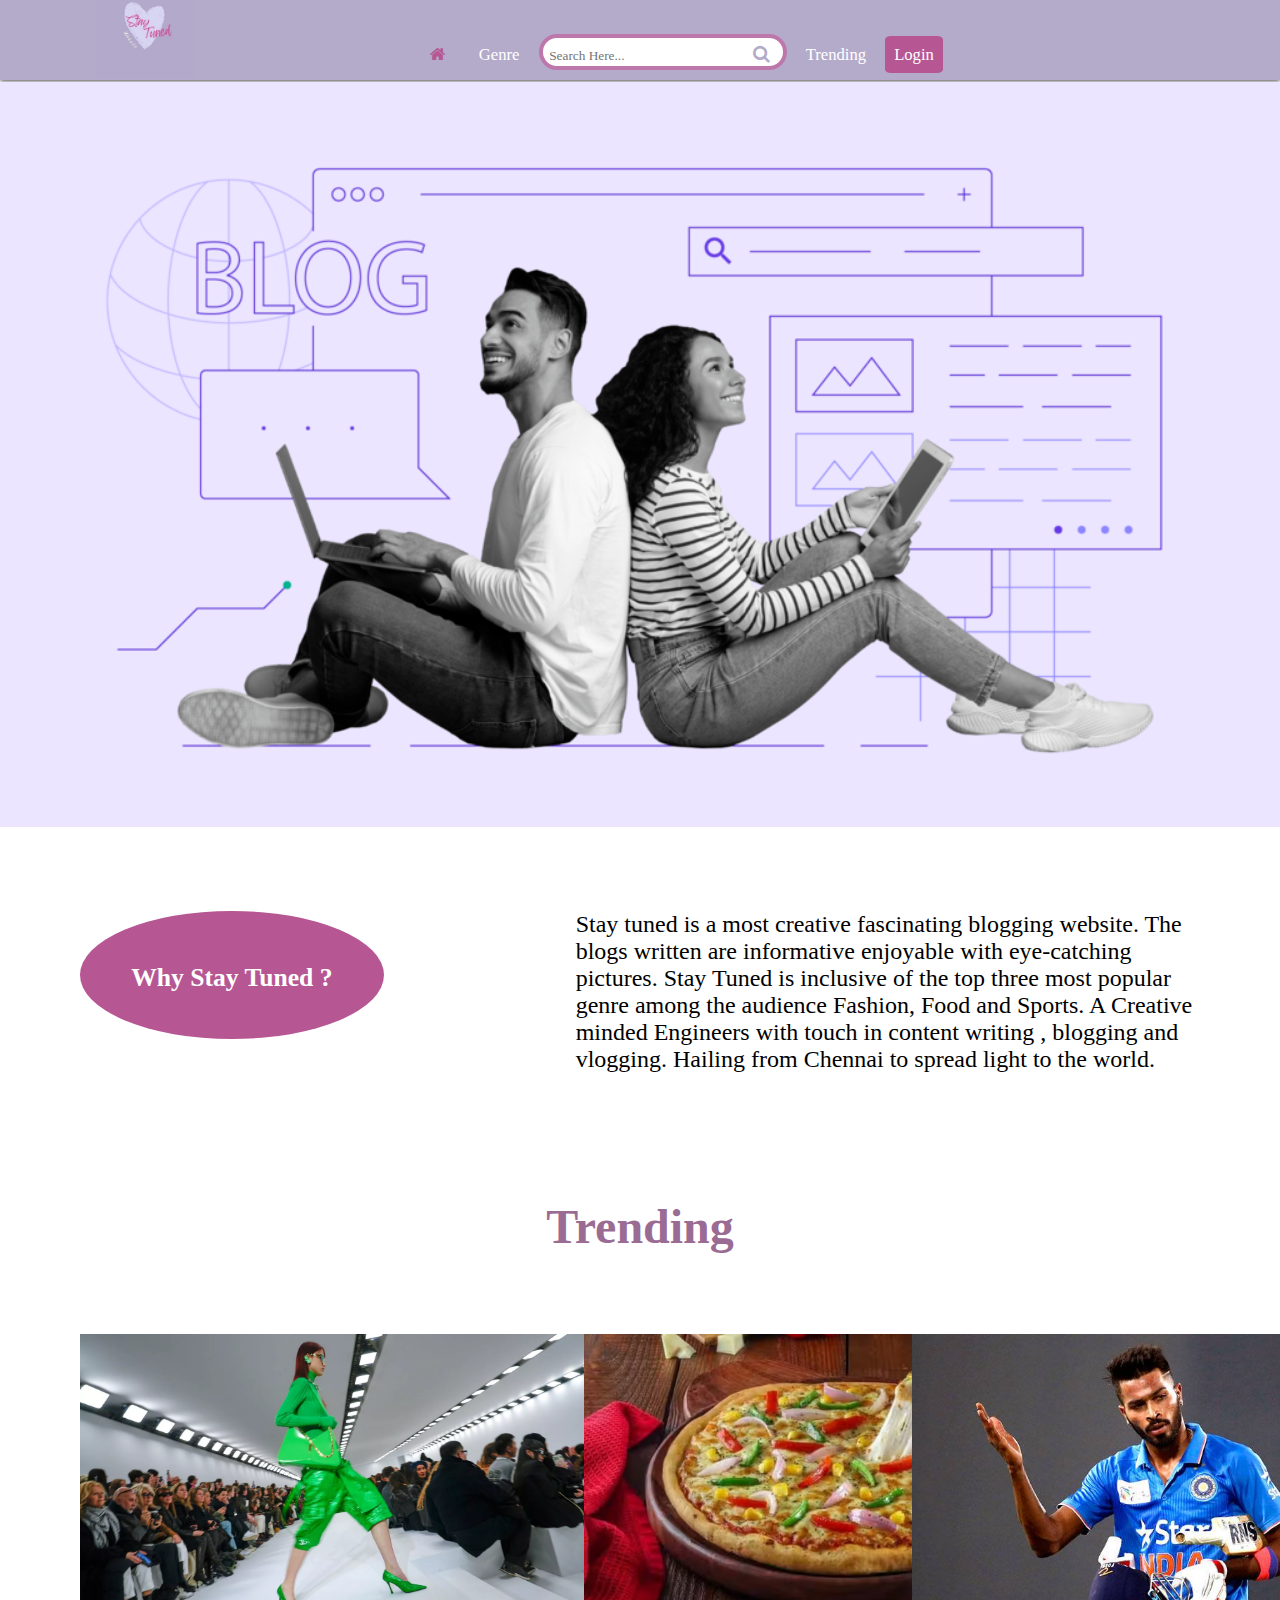
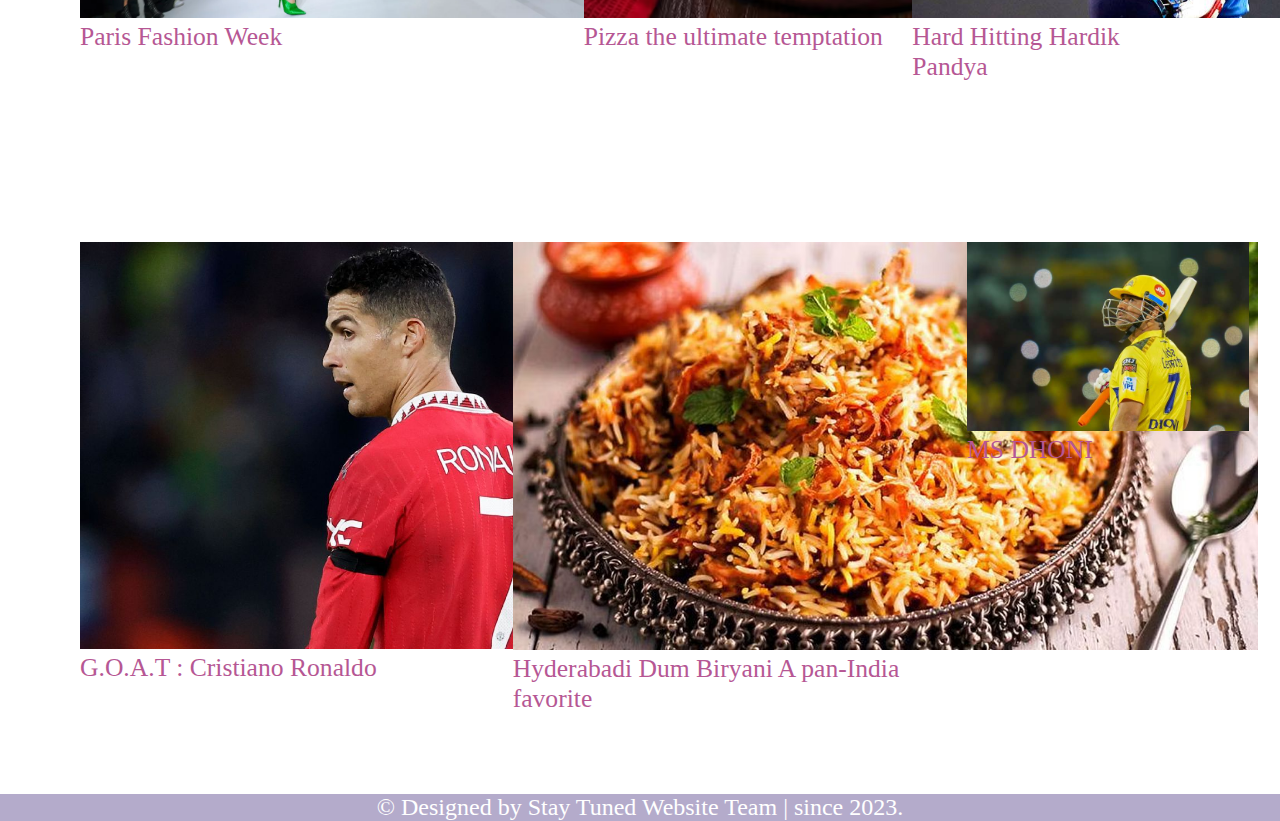
<file: index.html>
<!DOCTYPE html>
<html>
   <head>
        <title>Stay Tuned</title>
     <link rel="stylesheet" type="text/css" href="Styles/main.css">
     <link href="https://fonts.googleapis.com/css2?family=Abril+Fatface&family=Srisakdi:wght@700&display=swap" rel="stylesheet">
     <link href="https://fonts.googleapis.com/css2?family=Almendra:ital,wght@1,700&family=Arizonia&family=Cinzel:wght@800&family=Courgette&family=Great+Vibes&family=Lobster&family=Long+Cang&family=Pacifico&family=Rye&family=Satisfy&display=swap" rel="stylesheet">
     <link rel="stylesheet" href="https://cdnjs.cloudflare.com/ajax/libs/font-awesome/4.7.0/css/font-awesome.min.css">
     <link rel="stylesheet" href="https://unpkg.com/swiper/swiper-bundle.min.css">
     </head>
<body>
    
  <header>
    <div class="header">
      <div class="row">
        <img class="logo" src="Images/logo.jpg" alt="logo">
      </div>
      <div class="nav-links">
          <nav>
             
        <li><a class="active" href="index.html"> <span class="fa fa-home"></span></a></li>
        <li><a href="Pages/Genre.html">Genre</a></li>
        <li class="search-icon">
          <input type="search" placeholder="Search Here...">
          <label class="icon">
            <span class="fa fa-search"></span>
          </label>
        </li>
        <li><a href="Pages/Trending.html">Trending</a></li>
        <li><a class="login" href="Pages/Login.html">Login</a></li>
          </nav>
      </div>  
        
     </div>
  </header>

  <section>
    <div class="header-img">
      <img src="Images/home-image.png" width="100%">
    </div>
  </section>

  <section class="container-1">
    <div>
    <h2>Why Stay Tuned ?</h2>
  </div>
    <p>Stay tuned is a most creative fascinating blogging website. The blogs  written are informative enjoyable with eye-catching pictures. Stay Tuned is inclusive of the top three most popular genre among the audience Fashion, Food and Sports. 
      A Creative minded Engineers with touch in content writing , blogging and vlogging. Hailing from Chennai to spread light to the world.
    </p>
  </section>

  <section>
    <div class="container-2">
      <h1>Trending</h1>
       
      <div class="list-1">
        <div class="img-1">
        <img src="Images/Paris Fashion Week.webp" width="100%;"> 
        <a href="Pages/Blog-5.html">Paris Fashion Week</a>
      </div>
        
      <div class="img-2">
        <img src="Images/Pizza the ultimate temptation.avif" width="160%;"> 
        <a href="Pages/Blog-3.html">Pizza the ultimate temptation</a>
      </div>

      <div class="img-3">
        <img src="Images/Hard Hitting Hardik Pandya.jpg" width="158%;"> 
        <a href="Pages/Blog-2.html">Hard Hitting Hardik Pandya</a>
      </div>
     </div>

     <div class="list-1">
       <div class="img-4">
        <img src="Images/G.O.A.T Cristiano Ronaldo.jpg" width="167%;"> 
        <a href="Pages/Blog-1.html">G.O.A.T : Cristiano Ronaldo</a>
      </div>

      <div class="img-5">
        <img src="Images/Hyderabadi Dum Biryani A pan-India favorite.avif" width="164%;"> 
        <a href="Pages/Blog-4.html">Hyderabadi Dum Biryani A pan-India favorite</a>
      </div>
       
      <div class="img-6">
        <img src="Images/img-6.jpg" width="121%;"> 
        <a href="Pages/Blog-6.html">MS DHONI</a>
      </div>
        
       </div>
    </div>
  </section>

  <footer>
    <div class="footer">
      &copy; Designed by Stay Tuned Website Team | since 2023.
  </div>
  </footer>
  </body>
  </html>
</file>
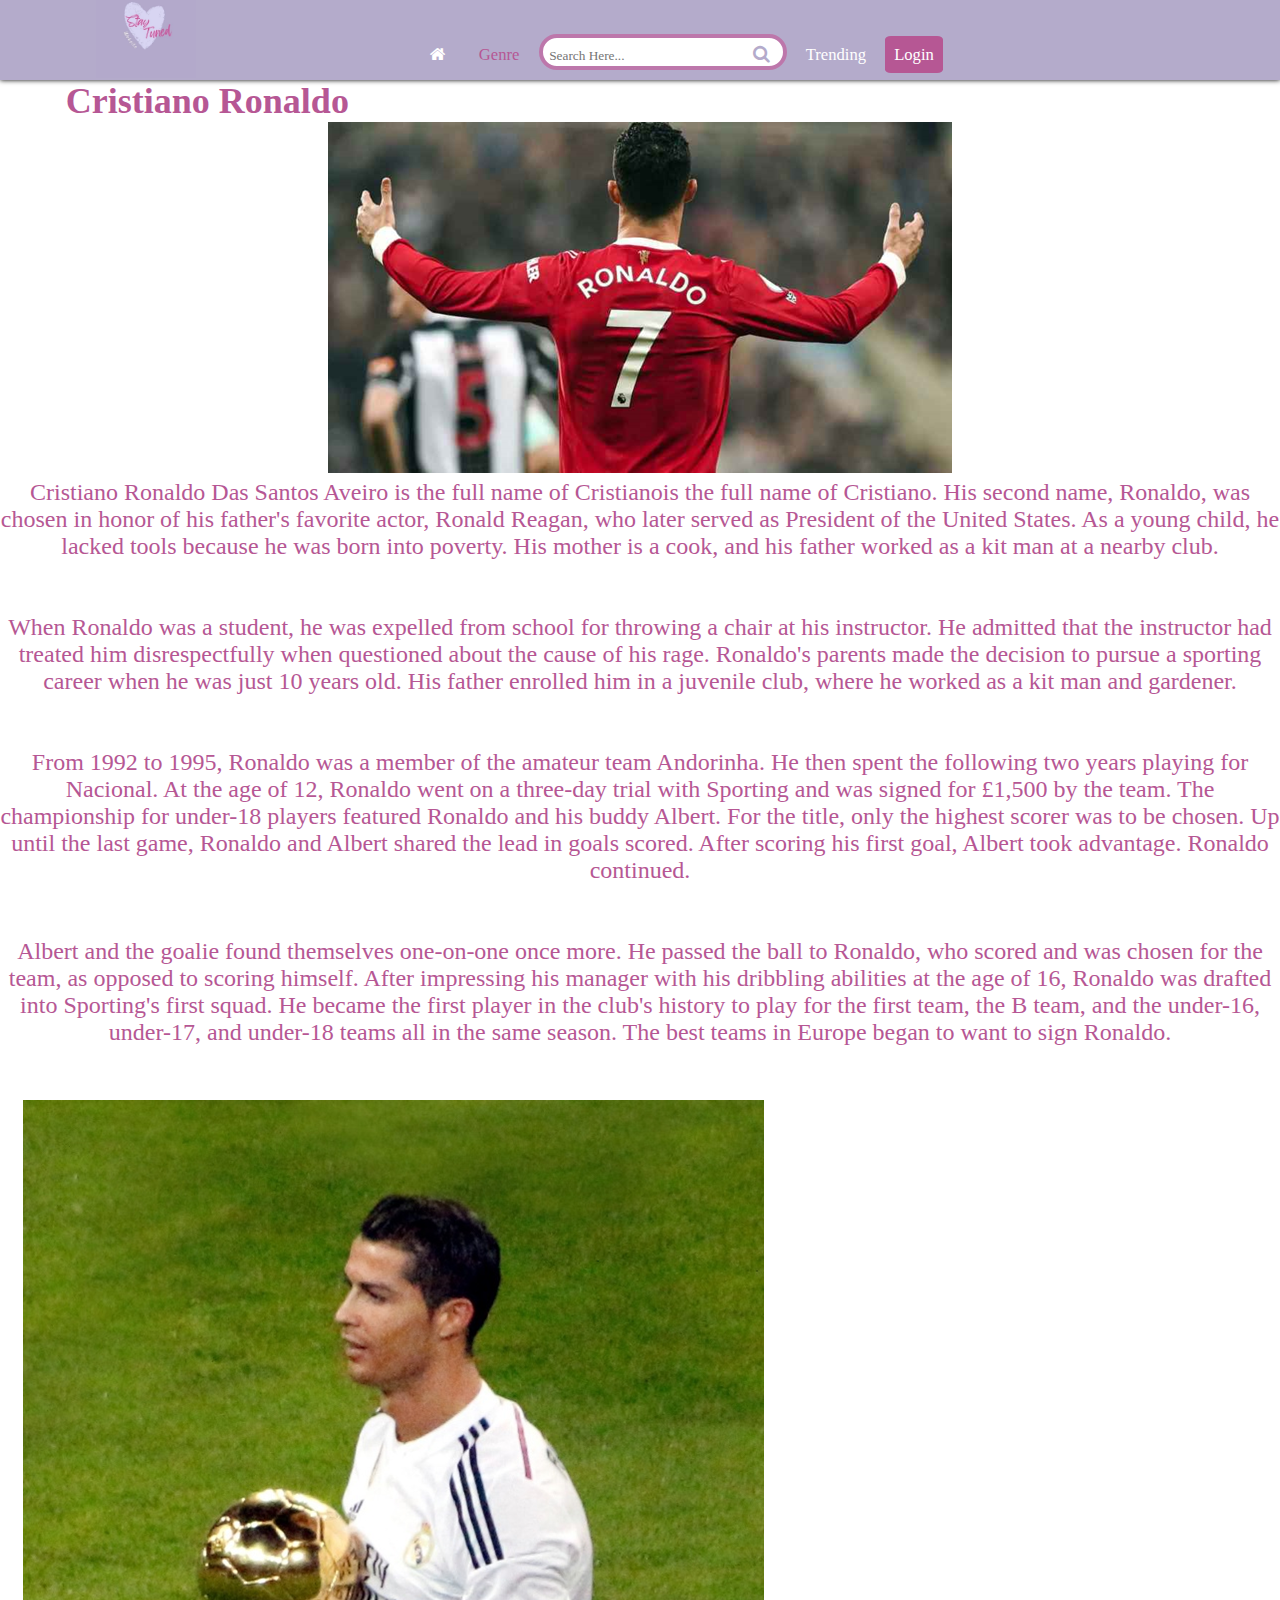
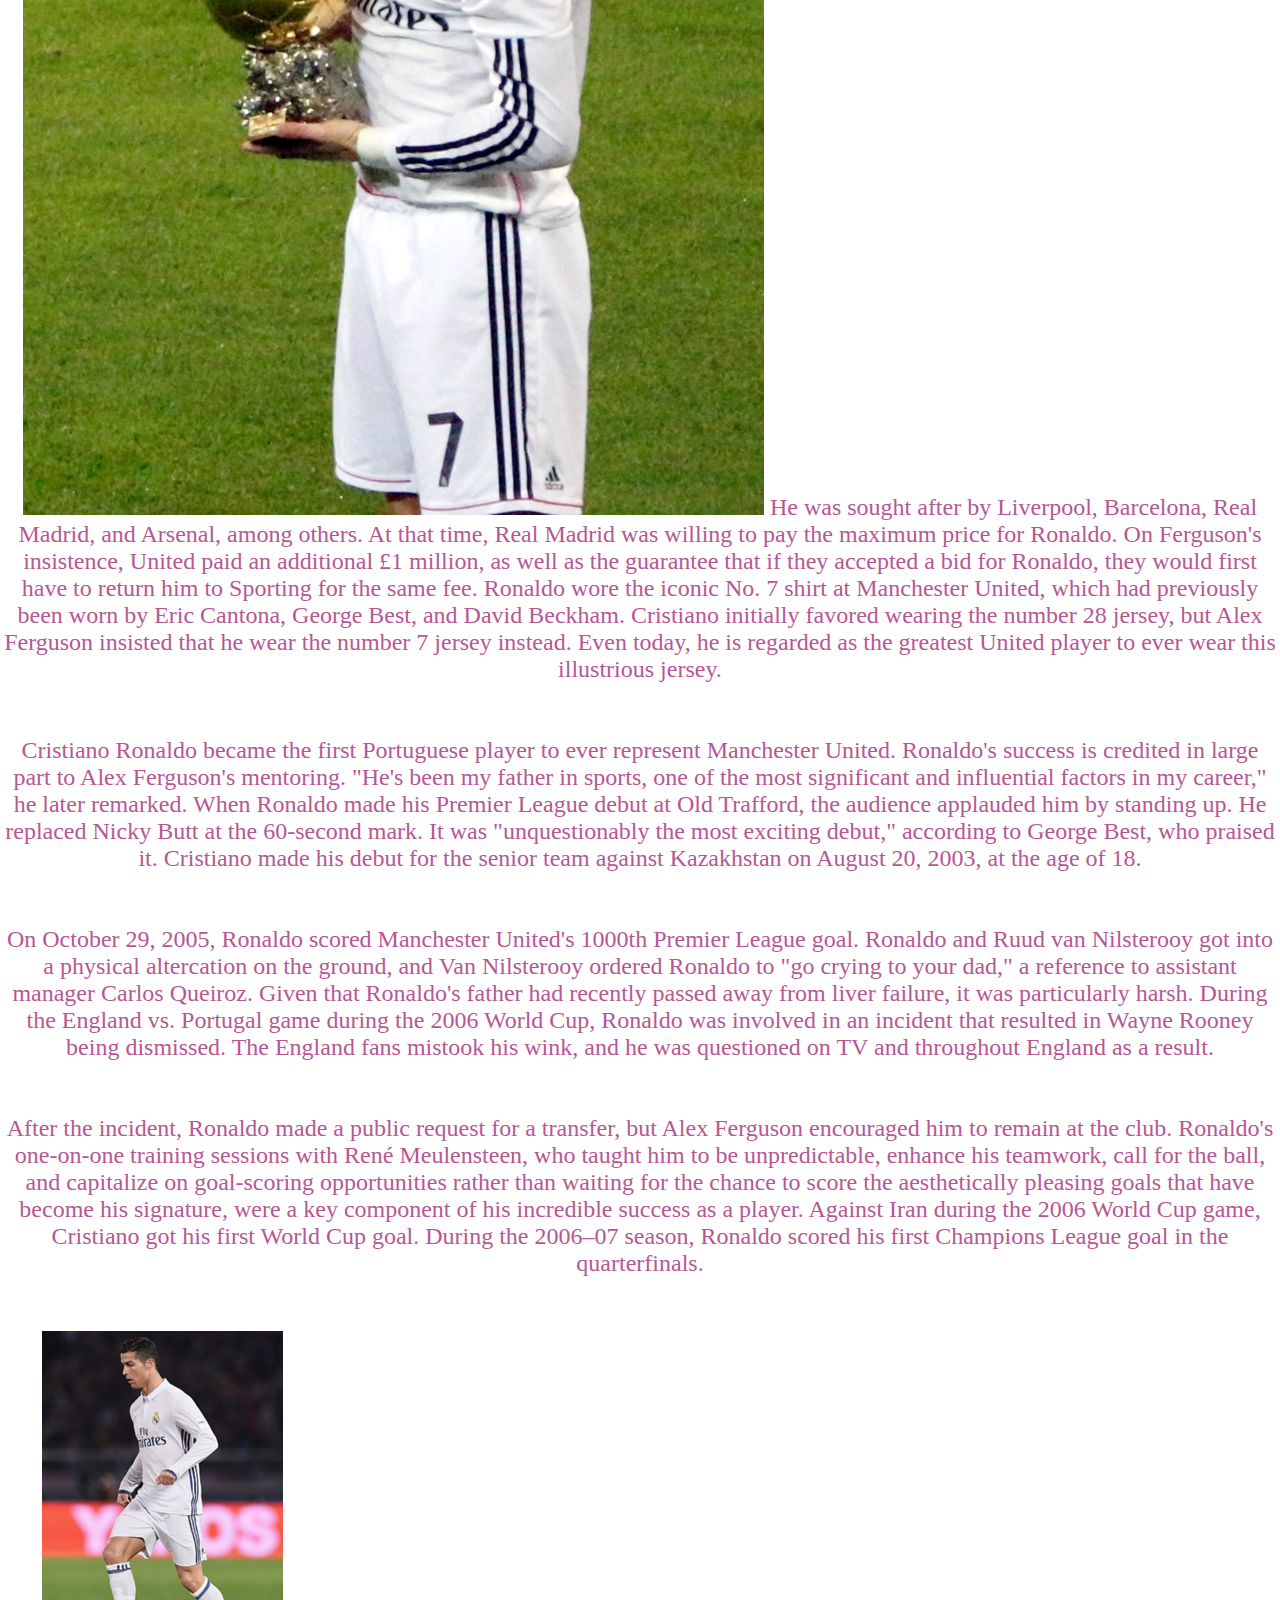
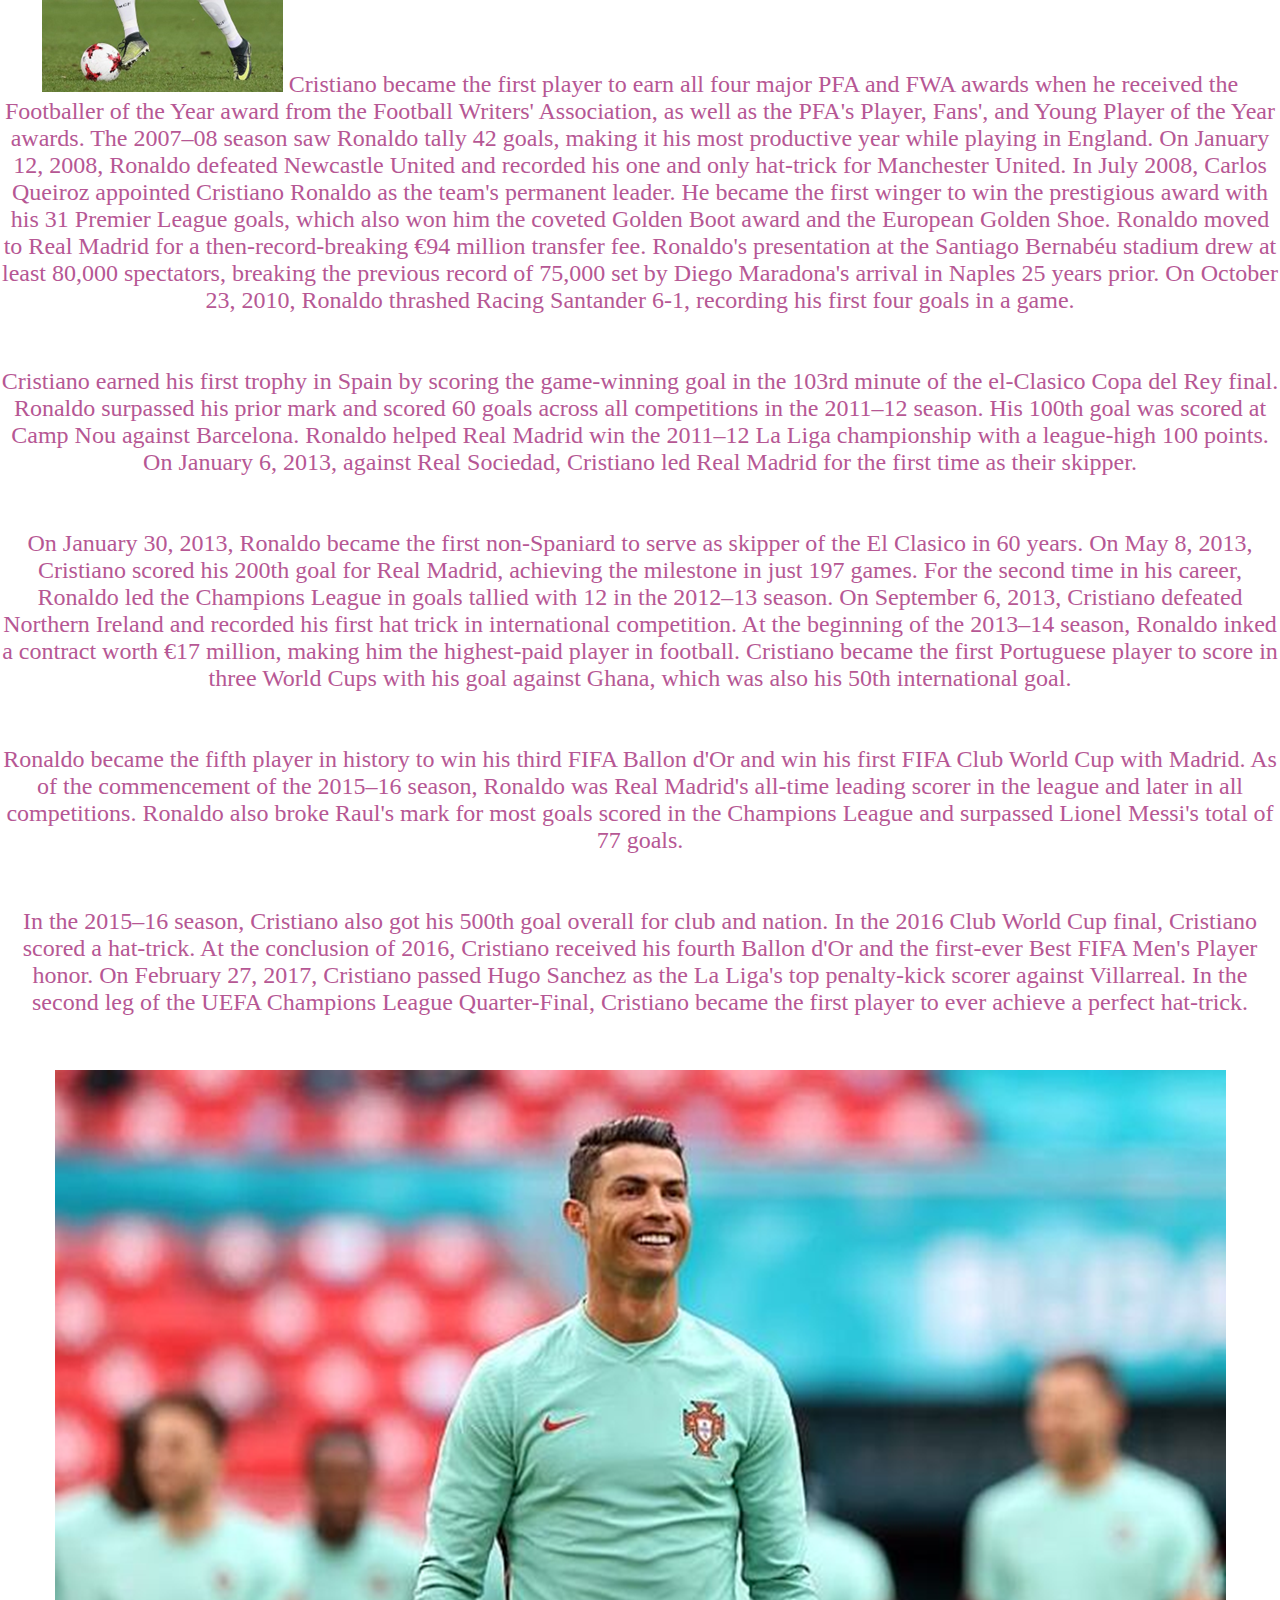
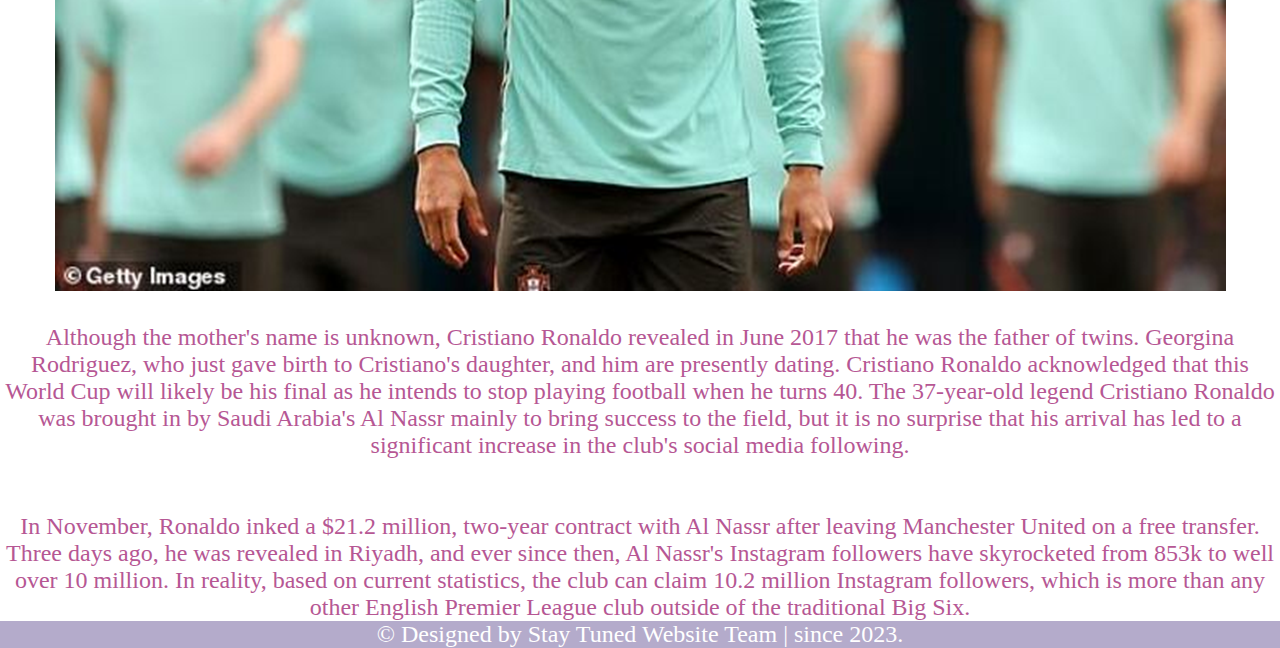
<file: Pages/Blog-1.html>
<!DOCTYPE html>
<html>
   <head>
        <title>Stay Tuned</title>
     <link rel="stylesheet" type="text/css" href="../Styles/Blog-1.css">
     <link href="https://fonts.googleapis.com/css2?family=Abril+Fatface&family=Srisakdi:wght@700&display=swap" rel="stylesheet">
     <link href="https://fonts.googleapis.com/css2?family=Almendra:ital,wght@1,700&family=Arizonia&family=Cinzel:wght@800&family=Courgette&family=Great+Vibes&family=Lobster&family=Long+Cang&family=Pacifico&family=Rye&family=Satisfy&display=swap" rel="stylesheet">
     <link rel="stylesheet" href="https://cdnjs.cloudflare.com/ajax/libs/font-awesome/4.7.0/css/font-awesome.min.css">
     <link rel="stylesheet" href="https://unpkg.com/swiper/swiper-bundle.min.css">
     </head>
<body>
    <header>
        <div class="header">
          <div class="row">
            <img class="logo" src="../Images/logo.jpg" alt="logo">
          </div>
          <div class="nav-links">
              <nav>
                 
            <li><a href="../index.html"> <span class="fa fa-home"></span></a></li>
            <li><a class="active" href="../Pages/Genre.html">Genre</a></li>
            <li class="search-icon">
              <input type="search" placeholder="Search Here...">
              <label class="icon">
                <span class="fa fa-search"></span>
              </label>
            </li>
            <li><a href="../Pages/Trending.html">Trending</a></li>
            <li><a class="login" href="../Pages/Login">Login</a></li>
              </nav>
          </div>  
            
         </div>
      </header>

        <section>
            <div class="container-1">
                <h2>Cristiano Ronaldo</h2>
                    <div class="img-1">
                      
                        <img src="../Images/Blog-1/1.png">
                    </div>
                    <div class="col-1">
                        <p>Cristiano Ronaldo Das Santos Aveiro is the full name of Cristianois the full name of Cristiano. His second name, Ronaldo, was chosen in honor of his father's favorite actor, Ronald Reagan, who later served as President of the United States. As a young child, he lacked tools because he was born into poverty. His mother is a cook, and his father worked as a kit man at a nearby club. </br></br></br>
When Ronaldo was a student, he was expelled from school for throwing a chair at his instructor. He admitted that the instructor had treated him disrespectfully when questioned about the cause of his rage. Ronaldo's parents made the decision to pursue a sporting career when he was just 10 years old. His father enrolled him in a juvenile club, where he worked as a kit man and gardener. </br></br></br>
From 1992 to 1995, Ronaldo was a member of the amateur team Andorinha. He then spent the following two years playing for Nacional. At the age of 12, Ronaldo went on a three-day trial with Sporting and was signed for £1,500 by the team. The championship for under-18 players featured Ronaldo and his buddy Albert. For the title, only the highest scorer was to be chosen. Up until the last game, Ronaldo and Albert shared the lead in goals scored. After scoring his first goal, Albert took advantage. Ronaldo continued. </br></br></br>
Albert and the goalie found themselves one-on-one once more. He passed the ball to Ronaldo, who scored and was chosen for the team, as opposed to scoring himself. After impressing his manager with his dribbling abilities at the age of 16, Ronaldo was drafted into Sporting's first squad. He became the first player in the club's history to play for the first team, the B team, and the under-16, under-17, and under-18 teams all in the same season. The best teams in Europe began to want to sign Ronaldo. </br></br></br>

<img src="../Images/Blog-1/2.png">
He was sought after by Liverpool, Barcelona, Real Madrid, and Arsenal, among others. At that time, Real Madrid was willing to pay the maximum price for Ronaldo. On Ferguson's insistence, United paid an additional £1 million, as well as the guarantee that if they accepted a bid for Ronaldo, they would first have to return him to Sporting for the same fee. Ronaldo wore the iconic No. 7 shirt at Manchester United, which had previously been worn by Eric Cantona, George Best, and David Beckham. Cristiano initially favored wearing the number 28 jersey, but Alex Ferguson insisted that he wear the number 7 jersey instead. Even today, he is regarded as the greatest United player to ever wear this illustrious jersey. </br></br></br>
Cristiano Ronaldo became the first Portuguese player to ever represent Manchester United. Ronaldo's success is credited in large part to Alex Ferguson's mentoring. "He's been my father in sports, one of the most significant and influential factors in my career," he later remarked. When Ronaldo made his Premier League debut at Old Trafford, the audience applauded him by standing up. He replaced Nicky Butt at the 60-second mark. It was "unquestionably the most exciting debut," according to George Best, who praised it. Cristiano made his debut for the senior team against Kazakhstan on August 20, 2003, at the age of 18. </br></br></br>
On October 29, 2005, Ronaldo scored Manchester United's 1000th Premier League goal. Ronaldo and Ruud van Nilsterooy got into a physical altercation on the ground, and Van Nilsterooy ordered Ronaldo to "go crying to your dad," a reference to assistant manager Carlos Queiroz. Given that Ronaldo's father had recently passed away from liver failure, it was particularly harsh. During the England vs. Portugal game during the 2006 World Cup, Ronaldo was involved in an incident that resulted in Wayne Rooney being dismissed. The England fans mistook his wink, and he was questioned on TV and throughout England as a result. </br></br></br>
After the incident, Ronaldo made a public request for a transfer, but Alex Ferguson encouraged him to remain at the club. Ronaldo's one-on-one training sessions with René Meulensteen, who taught him to be unpredictable, enhance his teamwork, call for the ball, and capitalize on goal-scoring opportunities rather than waiting for the chance to score the aesthetically pleasing goals that have become his signature, were a key component of his incredible success as a player. Against Iran during the 2006 World Cup game, Cristiano got his first World Cup goal. During the 2006–07 season, Ronaldo scored his first Champions League goal in the quarterfinals. </br></br></br>

<img src="../Images/Blog-1/3.png">
Cristiano became the first player to earn all four major PFA and FWA awards when he received the Footballer of the Year award from the Football Writers' Association, as well as the PFA's Player, Fans', and Young Player of the Year awards. The 2007–08 season saw Ronaldo tally 42 goals, making it his most productive year while playing in England. On January 12, 2008, Ronaldo defeated Newcastle United and recorded his one and only hat-trick for Manchester United. In July 2008, Carlos Queiroz appointed Cristiano Ronaldo as the team's permanent leader. He became the first winger to win the prestigious award with his 31 Premier League goals, which also won him the coveted Golden Boot award and the European Golden Shoe. Ronaldo moved to Real Madrid for a then-record-breaking €94 million transfer fee. Ronaldo's presentation at the Santiago Bernabéu stadium drew at least 80,000 spectators, breaking the previous record of 75,000 set by Diego Maradona's arrival in Naples 25 years prior. On October 23, 2010, Ronaldo thrashed Racing Santander 6-1, recording his first four goals in a game.  </br></br></br>   
    Cristiano earned his first trophy in Spain by scoring the game-winning goal in the 103rd minute of the el-Clasico Copa del Rey final. Ronaldo surpassed his prior mark and scored 60 goals across all competitions in the 2011–12 season. His 100th goal was scored at Camp Nou against Barcelona.  Ronaldo helped Real Madrid win the 2011–12 La Liga championship with a league-high 100 points. On January 6, 2013, against Real Sociedad, Cristiano led Real Madrid for the first time as their skipper. </br></br></br>
On January 30, 2013, Ronaldo became the first non-Spaniard to serve as skipper of the El Clasico in 60 years. On May 8, 2013, Cristiano scored his 200th goal for Real Madrid, achieving the milestone in just 197 games. For the second time in his career, Ronaldo led the Champions League in goals tallied with 12 in the 2012–13 season. On September 6, 2013, Cristiano defeated Northern Ireland and recorded his first hat trick in international competition. At the beginning of the 2013–14 season, Ronaldo inked a contract worth €17 million, making him the highest-paid player in football. Cristiano became the first Portuguese player to score in three World Cups with his goal against Ghana, which was also his 50th international goal.</br></br></br>
 Ronaldo became the fifth player in history to win his third FIFA Ballon d'Or and win his first FIFA Club World Cup with Madrid. As of the commencement of the 2015–16 season, Ronaldo was Real Madrid's all-time leading scorer in the league and later in all competitions. Ronaldo also broke Raul's mark for most goals scored in the Champions League and surpassed Lionel Messi's total of 77 goals. </br></br></br>
In the 2015–16 season, Cristiano also got his 500th goal overall for club and nation. In the 2016 Club World Cup final, Cristiano scored a hat-trick. At the conclusion of 2016, Cristiano received his fourth Ballon d'Or and the first-ever Best FIFA Men's Player honor. On February 27, 2017, Cristiano passed Hugo Sanchez as the La Liga's top penalty-kick scorer against Villarreal. In the second leg of the UEFA Champions League Quarter-Final, Cristiano became the first player to ever achieve a perfect hat-trick. </br></br></br>

<img src="../Images/Blog-1/4.png"
Cristiano earned his fourth Champions League trophy in 1993 when Real Madrid defeated Juventus in the Duo-Decima. At the end of 2017, Cristiano Ronaldo earned his fifth Ballon d'Or, tying Lionel Messi for the record for most Ballon d'Or victories with 94. For his accomplishments in 2017, he also received his second straight Best FIFA Men's Player award. Cristiano asserts that he abstains from alcohol consumption following the death of his father from drunkenness in September 2005. From 2010 to 2015, Cristiano Ronaldo was dating Russian beauty Irina Shayk. In June 2010, Ronaldo gave birth to a boy. While the mother's name is unknown, Ronaldo continues to have sole custody of the child.</br></br></br>
 Although the mother's name is unknown, Cristiano Ronaldo revealed in June 2017 that he was the father of twins. Georgina Rodriguez, who just gave birth to Cristiano's daughter, and him are presently dating. Cristiano Ronaldo acknowledged that this World Cup will likely be his final as he intends to stop playing football when he turns 40. The 37-year-old legend Cristiano Ronaldo was brought in by Saudi Arabia's Al Nassr mainly to bring success to the field, but it is no surprise that his arrival has led to a significant increase in the club's social media following. </br></br></br>
In November, Ronaldo inked a $21.2 million, two-year contract with Al Nassr after leaving Manchester United on a free transfer. Three days ago, he was revealed in Riyadh, and ever since then, Al Nassr's Instagram followers have skyrocketed from 853k to well over 10 million. In reality, based on current statistics, the club can claim 10.2 million Instagram followers, which is more than any other English Premier League club outside of the traditional Big Six.</p>

                    </div>
                </div>
           
        </section>

        <footer>
            <div class="footer">
              &copy; Designed by Stay Tuned Website Team | since 2023.
          </div>
          </footer>
       
</body>
</html>
</file>
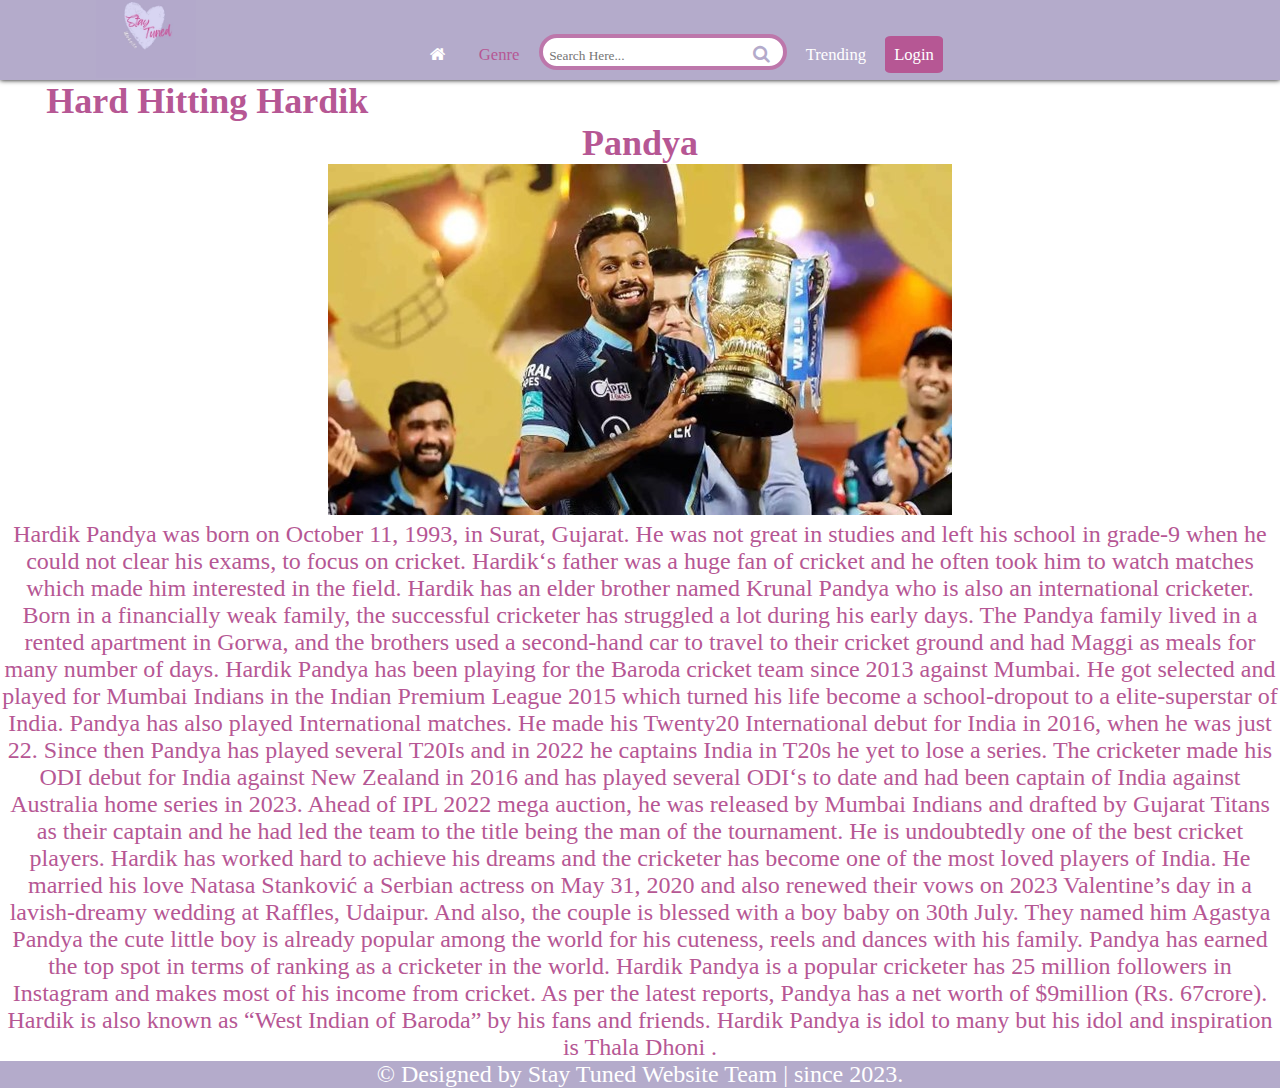
<file: Pages/Blog-2.html>
<!DOCTYPE html>
<html>
   <head>
        <title>Stay Tuned</title>
     <link rel="stylesheet" type="text/css" href="../Styles/Blog-1.css">
     <link href="https://fonts.googleapis.com/css2?family=Abril+Fatface&family=Srisakdi:wght@700&display=swap" rel="stylesheet">
     <link href="https://fonts.googleapis.com/css2?family=Almendra:ital,wght@1,700&family=Arizonia&family=Cinzel:wght@800&family=Courgette&family=Great+Vibes&family=Lobster&family=Long+Cang&family=Pacifico&family=Rye&family=Satisfy&display=swap" rel="stylesheet">
     <link rel="stylesheet" href="https://cdnjs.cloudflare.com/ajax/libs/font-awesome/4.7.0/css/font-awesome.min.css">
     <link rel="stylesheet" href="https://unpkg.com/swiper/swiper-bundle.min.css">
     </head>
<body>
    <header>
        <div class="header">
          <div class="row">
            <img class="logo" src="../Images/logo.jpg" alt="logo">
          </div>
          <div class="nav-links">
              <nav>
                 
            <li><a href="../index.html"> <span class="fa fa-home"></span></a></li>
            <li><a class="active" href="../Pages/Genre.html">Genre</a></li>
            <li class="search-icon">
              <input type="search" placeholder="Search Here...">
              <label class="icon">
                <span class="fa fa-search"></span>
              </label>
            </li>
            <li><a href="../Pages/Trending.html">Trending</a></li>
            <li><a class="login" href="../Pages/Login">Login</a></li>
              </nav>
          </div>  
            
         </div>
      </header>

        <section>
            <div class="container-1">
                <h2>Hard Hitting Hardik Pandya</h2>
                    <div class="img-1">
                      
                        <img src="../Images/Blog-2/1.jpg">
                    </div>
                    <div class="col-1">
                         
<p>Hardik Pandya was born on October 11, 1993, in Surat, Gujarat. He was not great in studies and left his school in grade-9 when he could not clear his exams, to focus on cricket. Hardik‘s father was a huge fan of cricket and he often took him to watch matches which made him interested in the field. Hardik has an elder brother named Krunal Pandya who is also an international cricketer. 




Born in a financially weak family, the successful cricketer has struggled a lot during his early days. The Pandya family lived in a rented apartment in Gorwa, and the brothers used a second-hand car to travel to their cricket ground and had Maggi as meals for many number of days.




 Hardik Pandya has been playing for the Baroda cricket team since 2013 against Mumbai. He got selected and played for Mumbai Indians in the Indian Premium League 2015 which turned his life become a school-dropout to a elite-superstar of India. Pandya has also played International matches. He made his Twenty20 International debut for India in 2016, when he was just 22. Since then Pandya has played several T20Is and in 2022 he captains India in T20s he yet to lose a series. The cricketer made his ODI debut for India against New Zealand in 2016 and has played several ODI‘s to date and  had been captain of India against Australia home series in 2023.


Ahead of IPL 2022 mega auction, he was released by Mumbai Indians and drafted by Gujarat Titans as their captain and he had led  the team to the title being the man of the tournament. He is undoubtedly one of the best cricket players. Hardik has worked hard to achieve his dreams and the cricketer has become one of the most loved players of India. 


He married his love Natasa Stanković a Serbian actress on May 31, 2020 and also renewed their vows on 2023 Valentine’s day in a lavish-dreamy wedding at Raffles, Udaipur. And also, the couple is blessed with a boy baby on 30th July. They named him Agastya Pandya the cute little boy is already popular among the world for his cuteness, reels and dances with his family.



Pandya has earned the top spot in terms of ranking as a cricketer in the world. Hardik Pandya is a popular cricketer has 25 million followers in Instagram and makes most of his income from cricket. As per the latest reports, Pandya has a net worth of $9million (Rs. 67crore). Hardik is also known as “West Indian of Baroda” by his fans and friends. Hardik Pandya is idol to many but his idol and inspiration is Thala Dhoni .</p>


                    </div>
                </div>
           
        </section>

        <footer>
            <div class="footer">
              &copy; Designed by Stay Tuned Website Team | since 2023.
          </div>
          </footer>
       
</body>
</html>
</file>
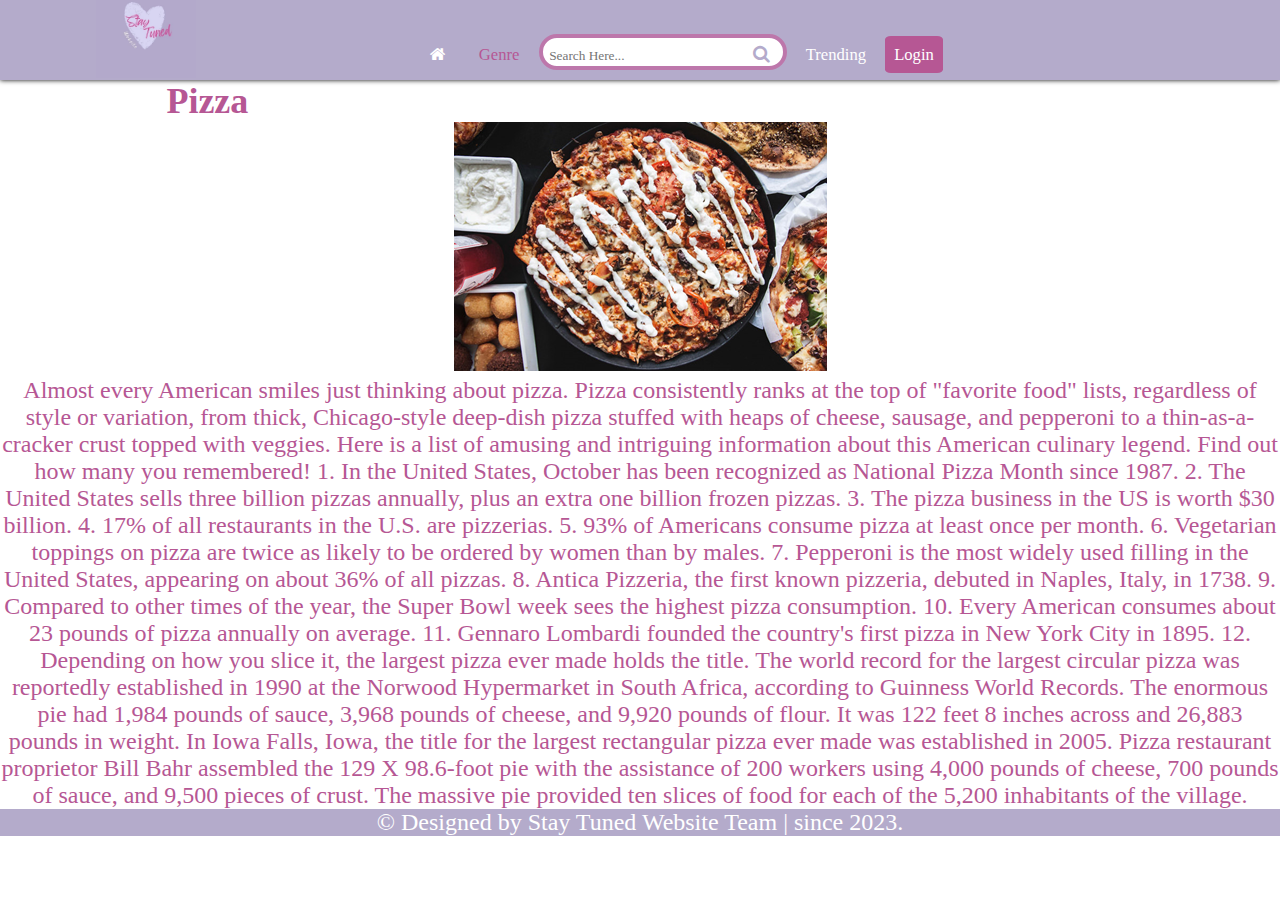
<file: Pages/Blog-3.html>
<!DOCTYPE html>
<html>
   <head>
        <title>Stay Tuned</title>
     <link rel="stylesheet" type="text/css" href="../Styles/Blog-1.css">
     <link href="https://fonts.googleapis.com/css2?family=Abril+Fatface&family=Srisakdi:wght@700&display=swap" rel="stylesheet">
     <link href="https://fonts.googleapis.com/css2?family=Almendra:ital,wght@1,700&family=Arizonia&family=Cinzel:wght@800&family=Courgette&family=Great+Vibes&family=Lobster&family=Long+Cang&family=Pacifico&family=Rye&family=Satisfy&display=swap" rel="stylesheet">
     <link rel="stylesheet" href="https://cdnjs.cloudflare.com/ajax/libs/font-awesome/4.7.0/css/font-awesome.min.css">
     <link rel="stylesheet" href="https://unpkg.com/swiper/swiper-bundle.min.css">
     </head>
<body>
    <header>
        <div class="header">
          <div class="row">
            <img class="logo" src="../Images/logo.jpg" alt="logo">
          </div>
          <div class="nav-links">
              <nav>
                 
            <li><a href="../index.html"> <span class="fa fa-home"></span></a></li>
            <li><a class="active" href="../Pages/Genre.html">Genre</a></li>
            <li class="search-icon">
              <input type="search" placeholder="Search Here...">
              <label class="icon">
                <span class="fa fa-search"></span>
              </label>
            </li>
            <li><a href="../Pages/Trending.html">Trending</a></li>
            <li><a class="login" href="../Pages/Login">Login</a></li>
              </nav>
          </div>  
            
         </div>
      </header>

        <section>
            <div class="container-1">
                <h2>Pizza</h2>
                    <div class="img-1">
                      
                        <img src="../Images/Blog-3/1.png">
                    </div>
                    <div class="col-1">
                         
<p>Almost every American smiles just thinking about pizza. Pizza consistently ranks at the top of "favorite food" lists, regardless of style or variation, from thick, Chicago-style deep-dish pizza stuffed with heaps of cheese, sausage, and pepperoni to a thin-as-a-cracker crust topped with veggies.

    Here is a list of amusing and intriguing information about this American culinary legend. Find out how many you remembered!
    
    1. In the United States, October has been recognized as National Pizza Month since 1987.
    
    2. The United States sells three billion pizzas annually, plus an extra one billion frozen pizzas.
    
    3. The pizza business in the US is worth $30 billion.
    
    4. 17% of all restaurants in the U.S. are pizzerias.  
    5. 93% of Americans consume pizza at least once per month.
    
    6. Vegetarian toppings on pizza are twice as likely to be ordered by women than by males.
    
    7. Pepperoni is the most widely used filling in the United States, appearing on about 36% of all pizzas.
    
    8. Antica Pizzeria, the first known pizzeria, debuted in Naples, Italy, in 1738.
    
    9. Compared to other times of the year, the Super Bowl week sees the highest pizza consumption.
    
    10. Every American consumes about 23 pounds of pizza annually on average. 
    
    11. Gennaro Lombardi founded the country's first pizza in New York City in 1895.
    
    12. Depending on how you slice it, the largest pizza ever made holds the title. The world record for the largest circular pizza was reportedly established in 1990 at the Norwood Hypermarket in South Africa, according to Guinness World Records. The enormous pie had 1,984 pounds of sauce, 3,968 pounds of cheese, and 9,920 pounds of flour. It was 122 feet 8 inches across and 26,883 pounds in weight. In Iowa Falls, Iowa, the title for the largest rectangular pizza ever made was established in 2005. Pizza restaurant proprietor Bill Bahr assembled the 129 X 98.6-foot pie with the assistance of 200 workers using 4,000 pounds of cheese, 700 pounds of sauce, and 9,500 pieces of crust. The massive pie provided ten slices of food for each of the 5,200 inhabitants of the village.
    
     
     </p>
                    </div>
                </div>
           
        </section>

        <footer>
            <div class="footer">
              &copy; Designed by Stay Tuned Website Team | since 2023.
          </div>
          </footer>
       
</body>
</html>
</file>
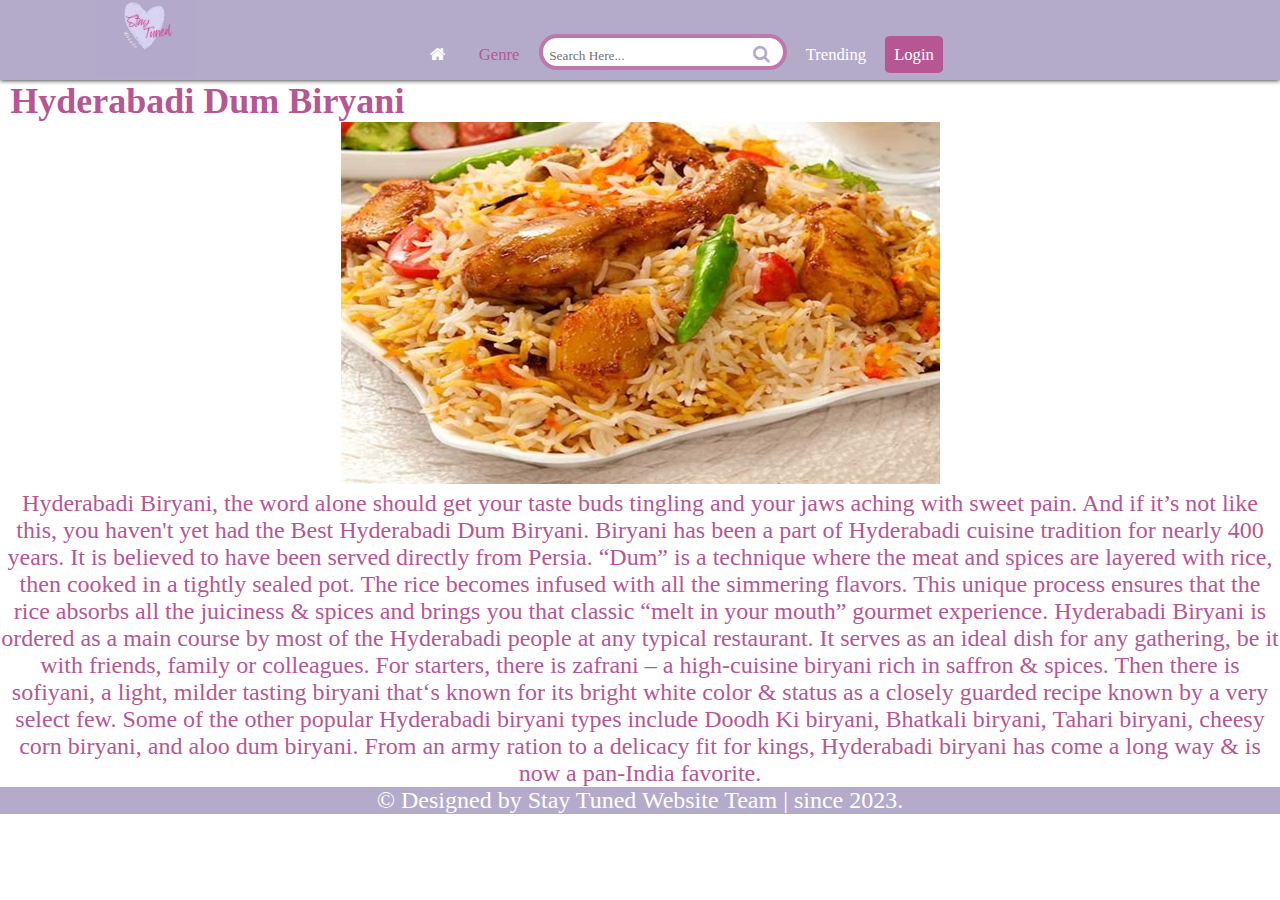
<file: Pages/Blog-4.html>
<!DOCTYPE html>
<html>
   <head>
        <title>Stay Tuned</title>
     <link rel="stylesheet" type="text/css" href="../Styles/Blog-1.css">
     <link href="https://fonts.googleapis.com/css2?family=Abril+Fatface&family=Srisakdi:wght@700&display=swap" rel="stylesheet">
     <link href="https://fonts.googleapis.com/css2?family=Almendra:ital,wght@1,700&family=Arizonia&family=Cinzel:wght@800&family=Courgette&family=Great+Vibes&family=Lobster&family=Long+Cang&family=Pacifico&family=Rye&family=Satisfy&display=swap" rel="stylesheet">
     <link rel="stylesheet" href="https://cdnjs.cloudflare.com/ajax/libs/font-awesome/4.7.0/css/font-awesome.min.css">
     <link rel="stylesheet" href="https://unpkg.com/swiper/swiper-bundle.min.css">
     </head>
<body>
    <header>
        <div class="header">
          <div class="row">
            <img class="logo" src="../Images/logo.jpg" alt="logo">
          </div>
          <div class="nav-links">
              <nav>
                 
            <li><a href="../index.html"> <span class="fa fa-home"></span></a></li>
            <li><a class="active" href="../Pages/Genre.html">Genre</a></li>
            <li class="search-icon">
              <input type="search" placeholder="Search Here...">
              <label class="icon">
                <span class="fa fa-search"></span>
              </label>
            </li>
            <li><a href="../Pages/Trending.html">Trending</a></li>
            <li><a class="login" href="../Pages/Login">Login</a></li>
              </nav>
          </div>  
            
         </div>
      </header>

        <section>
            <div class="container-1">
                <h2>Hyderabadi Dum Biryani </h2>
                    <div class="img-1">
                      
                        <img src="../Images/Blog-4/1.png">
                    </div>
                    <div class="col-1">
                         
<p>Hyderabadi Biryani, the word alone should get your taste buds tingling and your jaws aching with sweet pain. And if it’s not like this, you haven't yet had the Best Hyderabadi Dum Biryani.
    Biryani has been a part of Hyderabadi cuisine tradition for nearly 400 years. It is believed to have been served directly from Persia. “Dum” is a technique where the meat and spices are layered with rice, then cooked in a tightly sealed pot. The rice becomes infused with all the simmering flavors. This unique process ensures that the rice absorbs all the juiciness & spices and brings you that classic “melt in your mouth” gourmet experience.
    
    Hyderabadi Biryani is ordered as a main course by most of the Hyderabadi people at any typical restaurant. It serves as an ideal dish for any gathering, be it with friends, family or colleagues. For starters, there is zafrani – a high-cuisine biryani rich in saffron & spices. Then there is sofiyani, a light, milder tasting biryani that‘s known for its bright white color & status as a closely guarded recipe known by a very select few. Some of the other popular Hyderabadi biryani types include Doodh Ki biryani, Bhatkali biryani, Tahari biryani, cheesy corn biryani, and aloo dum biryani.
     
    From an army ration to a delicacy fit for kings, Hyderabadi biryani has come a long way & is now a pan-India favorite.
     </p>

                    </div>
                </div>
           
        </section>

        <footer>
            <div class="footer">
              &copy; Designed by Stay Tuned Website Team | since 2023.
          </div>
          </footer>
       
</body>
</html>
</file>
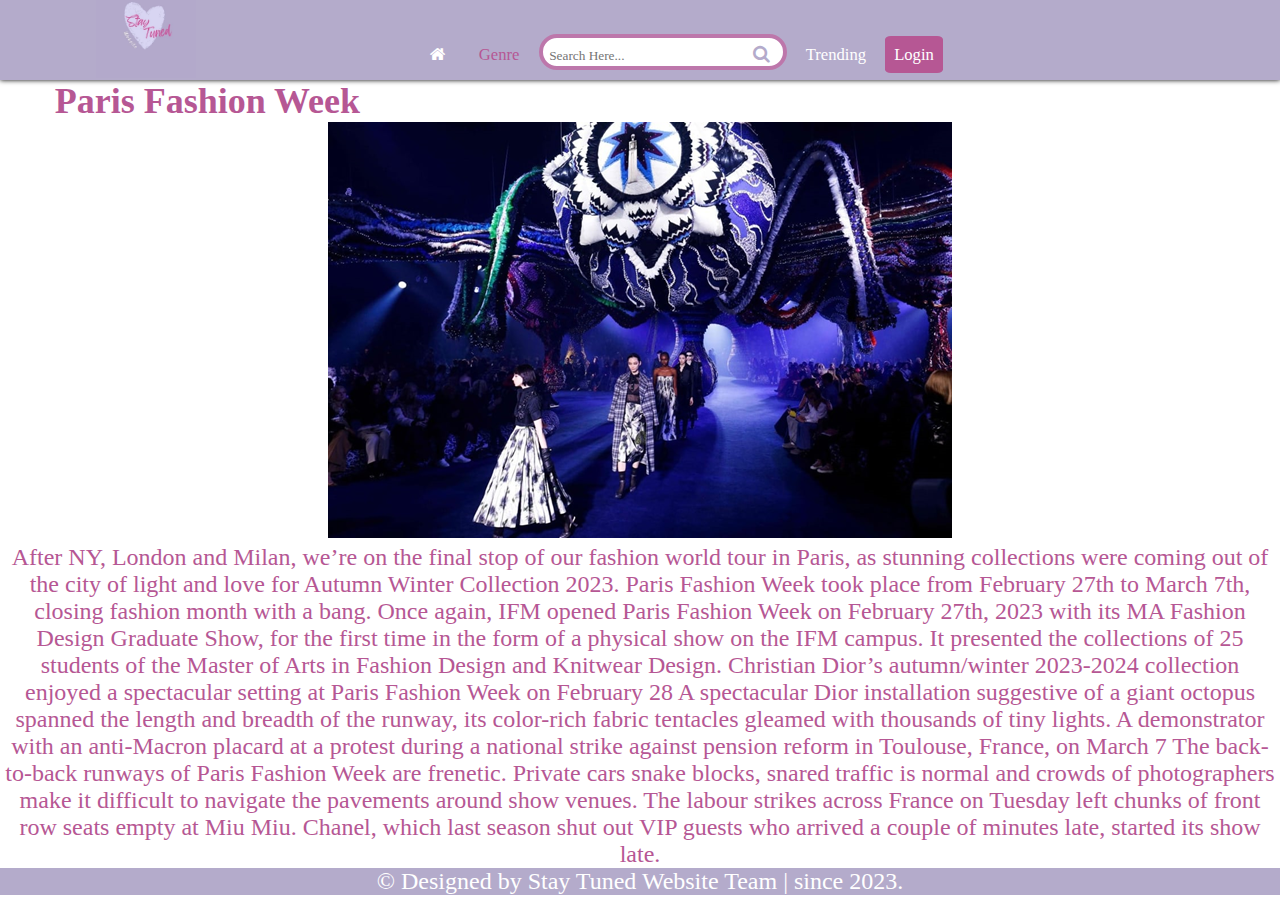
<file: Pages/Blog-5.html>
<!DOCTYPE html>
<html>
   <head>
        <title>Stay Tuned</title>
     <link rel="stylesheet" type="text/css" href="../Styles/Blog-1.css">
     <link href="https://fonts.googleapis.com/css2?family=Abril+Fatface&family=Srisakdi:wght@700&display=swap" rel="stylesheet">
     <link href="https://fonts.googleapis.com/css2?family=Almendra:ital,wght@1,700&family=Arizonia&family=Cinzel:wght@800&family=Courgette&family=Great+Vibes&family=Lobster&family=Long+Cang&family=Pacifico&family=Rye&family=Satisfy&display=swap" rel="stylesheet">
     <link rel="stylesheet" href="https://cdnjs.cloudflare.com/ajax/libs/font-awesome/4.7.0/css/font-awesome.min.css">
     <link rel="stylesheet" href="https://unpkg.com/swiper/swiper-bundle.min.css">
     </head>
<body>
    <header>
        <div class="header">
          <div class="row">
            <img class="logo" src="../Images/logo.jpg" alt="logo">
          </div>
          <div class="nav-links">
              <nav>
                 
            <li><a href="../index.html"> <span class="fa fa-home"></span></a></li>
            <li><a class="active" href="../Pages/Genre.html">Genre</a></li>
            <li class="search-icon">
              <input type="search" placeholder="Search Here...">
              <label class="icon">
                <span class="fa fa-search"></span>
              </label>
            </li>
            <li><a href="../Pages/Trending.html">Trending</a></li>
            <li><a class="login" href="../Pages/Login">Login</a></li>
              </nav>
          </div>  
            
         </div>
      </header>

        <section>
            <div class="container-1">
                <h2>Paris Fashion Week</h2>
                    <div class="img-1">
                      
                        <img src="../Images/Blog-5/1.png">
                    </div>
                    <div class="col-1">
                         
<p> After NY, London and Milan, we’re on the final stop of our fashion world tour in Paris, as stunning collections were coming out of the city of light and love for Autumn Winter Collection 2023. Paris Fashion Week took place from February 27th to March 7th, closing fashion month with a bang. 
    Once again, IFM opened Paris Fashion Week on February 27th, 2023 with its MA Fashion Design Graduate Show, for the first time in the form of a physical show on the IFM campus. It presented the collections of 25 students of the Master of Arts in Fashion Design and Knitwear Design.
     
    Christian Dior’s autumn/winter 2023-2024 collection enjoyed a spectacular setting at Paris Fashion Week on February 28
    
    A spectacular Dior installation suggestive of a giant octopus spanned the length and breadth of the runway, its color-rich fabric tentacles gleamed with thousands of tiny lights.
     
    A demonstrator with an anti-Macron placard at a protest during a national strike against pension reform in Toulouse, France, on March 7
    The back-to-back runways of Paris Fashion Week are frenetic. Private cars snake blocks, snared traffic is normal and crowds of photographers make it difficult to navigate the pavements around show venues.
    The labour strikes across France on Tuesday left chunks of front row seats empty at Miu Miu. Chanel, which last season shut out VIP guests who arrived a couple of minutes late, started its show late.
    
    
    
     
    
    </p>
                    </div>
                </div>
           
        </section>

        <footer>
            <div class="footer">
              &copy; Designed by Stay Tuned Website Team | since 2023.
          </div>
          </footer>
       
</body>
</html>
</file>
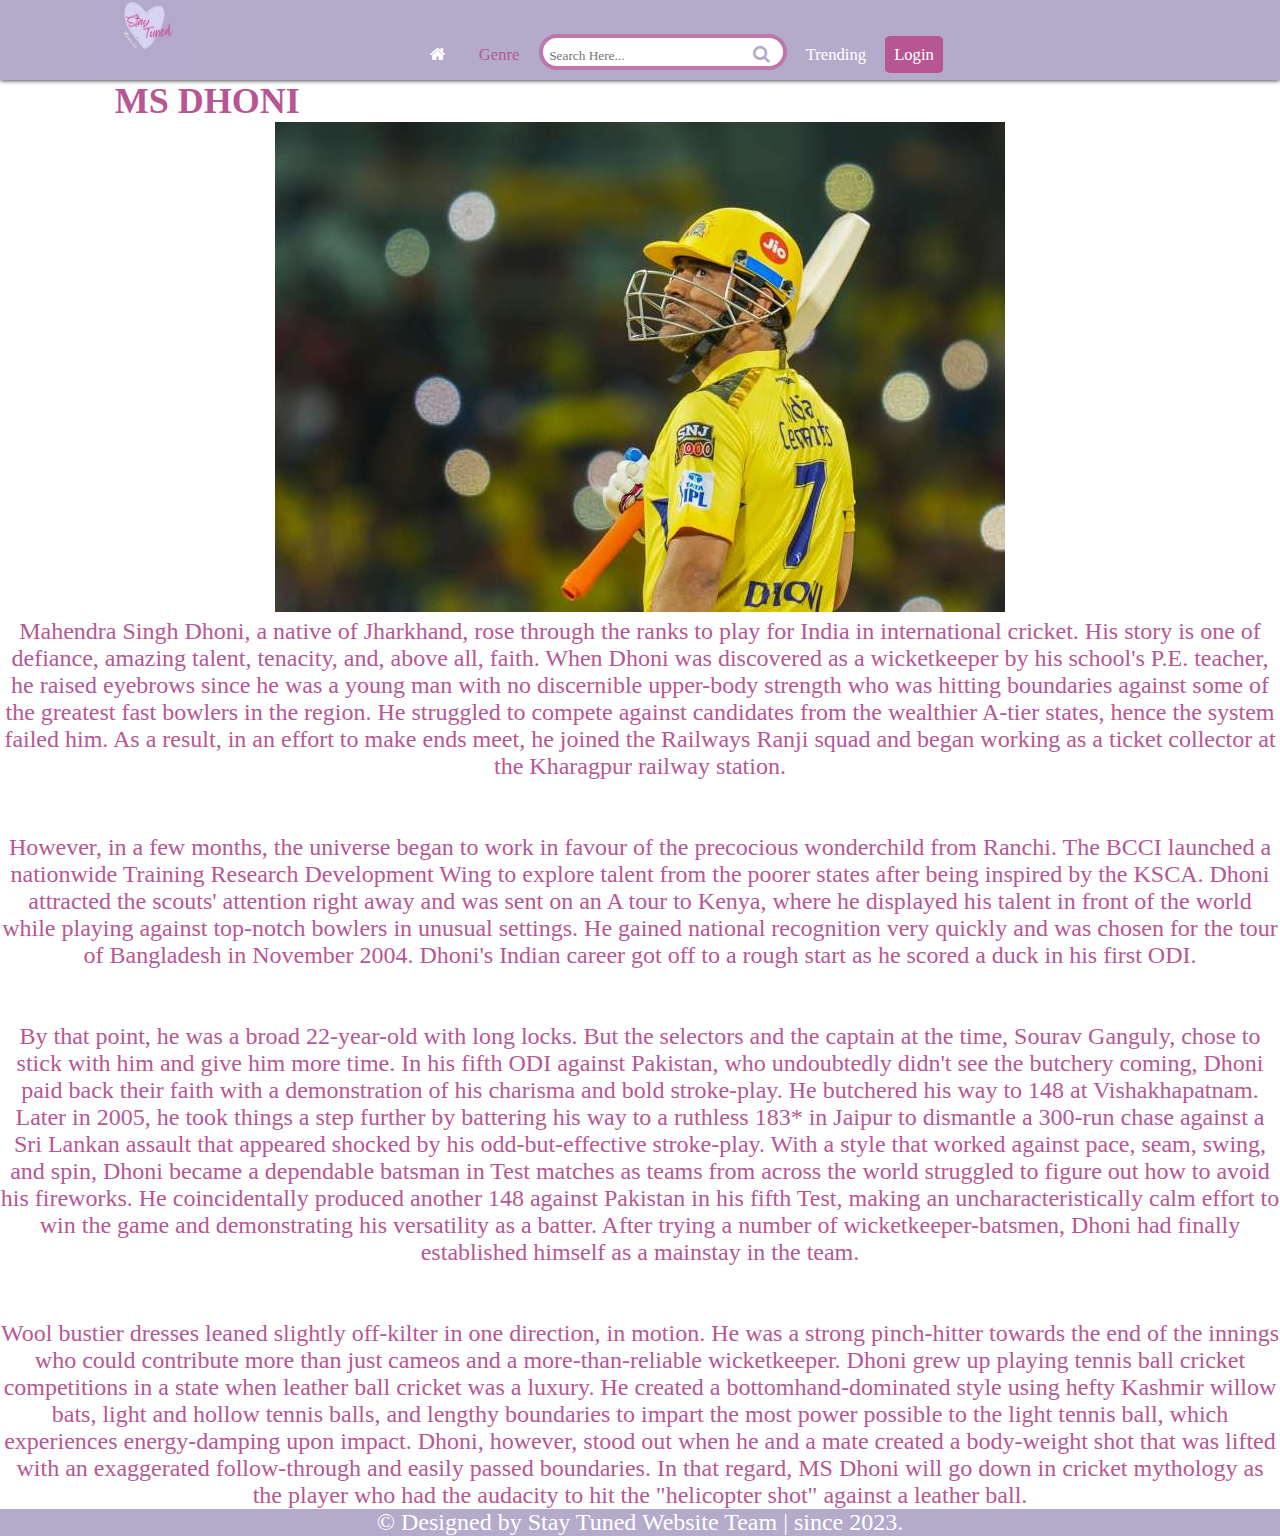
<file: Pages/Blog-6.html>
<!DOCTYPE html>
<html>
   <head>
        <title>Stay Tuned</title>
     <link rel="stylesheet" type="text/css" href="../Styles/Blog-1.css">
     <link href="https://fonts.googleapis.com/css2?family=Abril+Fatface&family=Srisakdi:wght@700&display=swap" rel="stylesheet">
     <link href="https://fonts.googleapis.com/css2?family=Almendra:ital,wght@1,700&family=Arizonia&family=Cinzel:wght@800&family=Courgette&family=Great+Vibes&family=Lobster&family=Long+Cang&family=Pacifico&family=Rye&family=Satisfy&display=swap" rel="stylesheet">
     <link rel="stylesheet" href="https://cdnjs.cloudflare.com/ajax/libs/font-awesome/4.7.0/css/font-awesome.min.css">
     <link rel="stylesheet" href="https://unpkg.com/swiper/swiper-bundle.min.css">
     </head>
<body>
    <header>
        <div class="header">
          <div class="row">
            <img class="logo" src="../Images/logo.jpg" alt="logo">
          </div>
          <div class="nav-links">
              <nav>
                 
            <li><a href="../index.html"> <span class="fa fa-home"></span></a></li>
            <li><a class="active" href="../Pages/Genre.html">Genre</a></li>
            <li class="search-icon">
              <input type="search" placeholder="Search Here...">
              <label class="icon">
                <span class="fa fa-search"></span>
              </label>
            </li>
            <li><a href="../Pages/Trending.html">Trending</a></li>
            <li><a class="login" href="../Pages/Login">Login</a></li>
              </nav>
          </div>  
            
         </div>
      </header>

        <section>
            <div class="container-1">
                <h2>MS DHONI</h2>
                    <div class="img-1">
                      
                        <img src="../Images/Blog-6/img-6.jpg">
                    </div>
                    <div class="col-1">
                         
<p> Mahendra Singh Dhoni, a native of Jharkhand, rose through the ranks to play for India in international cricket. His story is one of defiance, amazing talent, tenacity, and, above all, faith. When Dhoni was discovered as a wicketkeeper by his school's P.E. teacher, he raised eyebrows since he was a young man with no discernible upper-body strength who was hitting boundaries against some of the greatest fast bowlers in the region. He struggled to compete against candidates from the wealthier A-tier states, hence the system failed him. As a result, in an effort to make ends meet, he joined the Railways Ranji squad and began working as a ticket collector at the Kharagpur railway station.</br></br></br>
   
  However, in a few months, the universe began to work in favour of the precocious wonderchild from Ranchi. The BCCI launched a nationwide Training Research Development Wing to explore talent from the poorer states after being inspired by the KSCA. Dhoni attracted the scouts' attention right away and was sent on an A tour to Kenya, where he displayed his talent in front of the world while playing against top-notch bowlers in unusual settings. He gained national recognition very quickly and was chosen for the tour of Bangladesh in November 2004. Dhoni's Indian career got off to a rough start as he scored a duck in his first ODI. </br></br></br>
  By that point, he was a broad 22-year-old with long locks. But the selectors and the captain at the time, Sourav Ganguly, chose to stick with him and give him more time. In his fifth ODI against Pakistan, who undoubtedly didn't see the butchery coming, Dhoni paid back their faith with a demonstration of his charisma and bold stroke-play. He butchered his way to 148 at Vishakhapatnam. Later in 2005, he took things a step further by battering his way to a ruthless 183* in Jaipur to dismantle a 300-run chase against a Sri Lankan assault that appeared shocked by his odd-but-effective stroke-play. With a style that worked against pace, seam, swing, and spin, Dhoni became a dependable batsman in Test matches as teams from across the world struggled to figure out how to avoid his fireworks. He coincidentally produced another 148 against Pakistan in his fifth Test, making an uncharacteristically calm effort to win the game and demonstrating his versatility as a batter. After trying a number of wicketkeeper-batsmen, Dhoni had finally established himself as a mainstay in the team.</br></br></br>Wool bustier dresses leaned slightly off-kilter in one direction, in motion.
  He was a strong pinch-hitter towards the end of the innings who could contribute more than just cameos and a more-than-reliable wicketkeeper. Dhoni grew up playing tennis ball cricket competitions in a state when leather ball cricket was a luxury. He created a bottomhand-dominated style using hefty Kashmir willow bats, light and hollow tennis balls, and lengthy boundaries to impart the most power possible to the light tennis ball, which experiences energy-damping upon impact. Dhoni, however, stood out when he and a mate created a body-weight shot that was lifted with an exaggerated follow-through and easily passed boundaries. In that regard, MS Dhoni will go down in cricket mythology as the player who had the audacity to hit the "helicopter shot" against a leather ball.
     </p>
                    </div>
                </div>
           
        </section>

        <footer>
            <div class="footer">
              &copy; Designed by Stay Tuned Website Team | since 2023.
          </div>
          </footer>
       
</body>
</html>
</file>
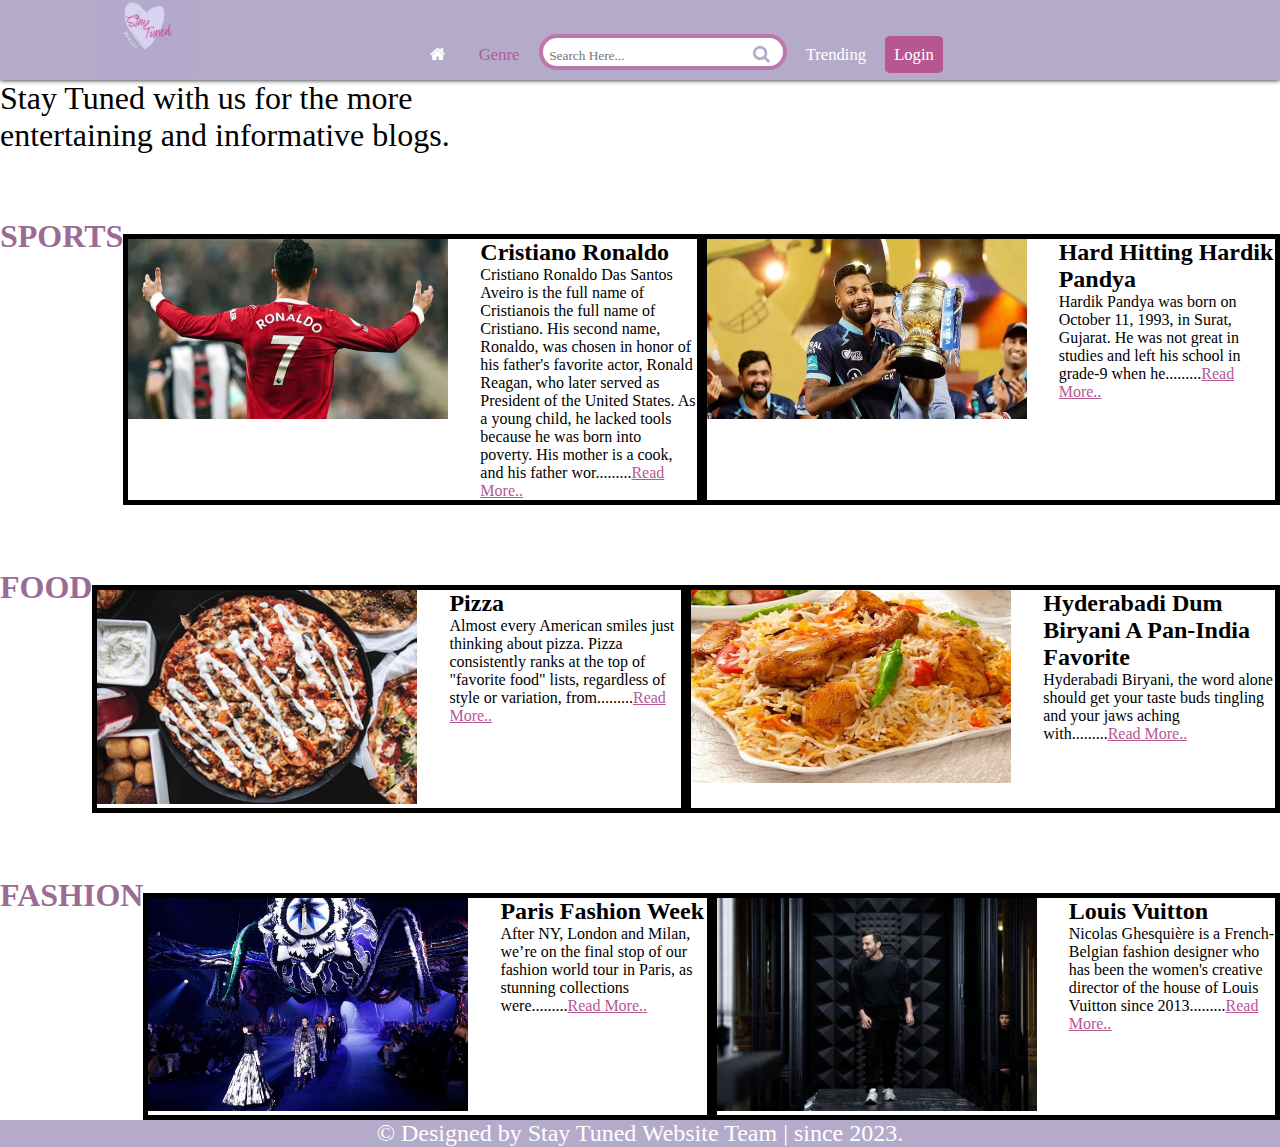
<file: Pages/Genre.html>
<!DOCTYPE html>
<html>
   <head>
        <title>Stay Tuned</title>
     <link rel="stylesheet" type="text/css" href="../Styles/Genre.css">
     <link href="https://fonts.googleapis.com/css2?family=Abril+Fatface&family=Srisakdi:wght@700&display=swap" rel="stylesheet">
     <link href="https://fonts.googleapis.com/css2?family=Almendra:ital,wght@1,700&family=Arizonia&family=Cinzel:wght@800&family=Courgette&family=Great+Vibes&family=Lobster&family=Long+Cang&family=Pacifico&family=Rye&family=Satisfy&display=swap" rel="stylesheet">
     <link rel="stylesheet" href="https://cdnjs.cloudflare.com/ajax/libs/font-awesome/4.7.0/css/font-awesome.min.css">
     <link rel="stylesheet" href="https://unpkg.com/swiper/swiper-bundle.min.css">
     </head>
<body>
    <header>
        <div class="header">
          <div class="row">
            <img class="logo" src="../Images/logo.jpg" alt="logo">
          </div>
          <div class="nav-links">
              <nav>
                 
            <li><a href="../index.html"> <span class="fa fa-home"></span></a></li>
            <li><a class="active" href="../Pages/Genre.html">Genre</a></li>
            <li class="search-icon">
              <input type="search" placeholder="Search Here...">
              <label class="icon">
                <span class="fa fa-search"></span>
              </label>
            </li>
            <li><a href="../Pages/Trending.html">Trending</a></li>
            <li><a class="login" href="../Pages/Login.html">Login</a></li>
              </nav>
          </div>  
            
         </div>
      </header>

     
        <div class="context">
          <p>Stay Tuned with us for the more entertaining and informative blogs.</p>
        </div>

        <section>
            <div class="container-1">
                <div class="row-1">
                    <h1>SPORTS</h1>
                    <div class="col-1">
                    <div class="img-1">
                        <img src="../Images/Blog-1/1.png">
                    </div>
                    <div class="text-1">
                        <h2>Cristiano Ronaldo</h2>
                        <p>Cristiano Ronaldo Das Santos Aveiro is the full name of Cristianois the full name of Cristiano. His second name, Ronaldo, was chosen in honor of his father's favorite actor, Ronald Reagan, who later served as President of the United States. As a young child, he lacked tools because he was born into poverty. His mother is a cook, and his father wor.........<a href="Blog-1.html">Read More..</a>
                        </div>
                    </div>
                

                    <div class="col-1">
                    <div class="img-1">
          
                        <img src="../Images/Blog-2/1.jpg">
                    </div>
                    <div class="text-1">
                        <h2>Hard Hitting Hardik Pandya</h2>
                        <p>Hardik Pandya was born on October 11, 1993, in Surat, Gujarat. He was not great in studies and left his school in grade-9 when he.........<a href="../Pages/Blog-2.html">Read More..</a>

                    </div>
                    </div>
                </div>

                <div class="row-1">
                    <h1>FOOD</h1>
                    <div class="col-1">
                    <div class="img-1">
                       
                        <img src="../Images/Blog-3/1.png">
                    </div>
                    <div class="text-1">
                        <h2>Pizza</h2>
                        <p>Almost every American smiles just thinking about pizza. Pizza consistently ranks at the top of "favorite food" lists, regardless of style or variation, from.........<a href="Blog-3.html">Read More..</a>
                        </div>
                    </div>
                

                    <div class="col-1">
                    <div class="img-1">

                        <img src="../Images/Blog-4/1.png">
                    </div>
                    <div class="text-1">
                        <h2>Hyderabadi Dum Biryani A Pan-India Favorite</h2>
                        <p>Hyderabadi Biryani, the word alone should get your taste buds tingling and your jaws aching with.........<a href="Blog-4.html">Read More..</a>

                    </div>
                    </div>
                </div>
                <div class="row-1">
                    <h1>FASHION</h1>
                    <div class="col-1">
                    <div class="img-1">
                        <img src="../Images/Blog-5/1.png">
                    </div>
                    <div class="text-1">
                        <h2>Paris Fashion Week</h2>
                        <p>After NY, London and Milan, we’re on the final stop of our fashion world tour in Paris, as stunning collections were.........<a href="Blog-5.html">Read More..</a>
                        </div>
                    </div>
                

                    <div class="col-1">
                    <div class="img-1">
                        <img src="../Images/Blog-6/1.png">
                    </div>
                    <div class="text-1">
                        <h2>Louis Vuitton </h2>
                        <p>Nicolas Ghesquière is a French-Belgian fashion designer who has been the women's creative director of the house of Louis Vuitton since 2013.........<a href="Blog-6.html">Read More..</a>

                    </div>
                    </div>
                </div>
            </div>
        </section>
        <footer>
            <div class="footer">
              &copy; Designed by Stay Tuned Website Team | since 2023.
          </div>
          </footer>
       
</body>
</html>
</file>
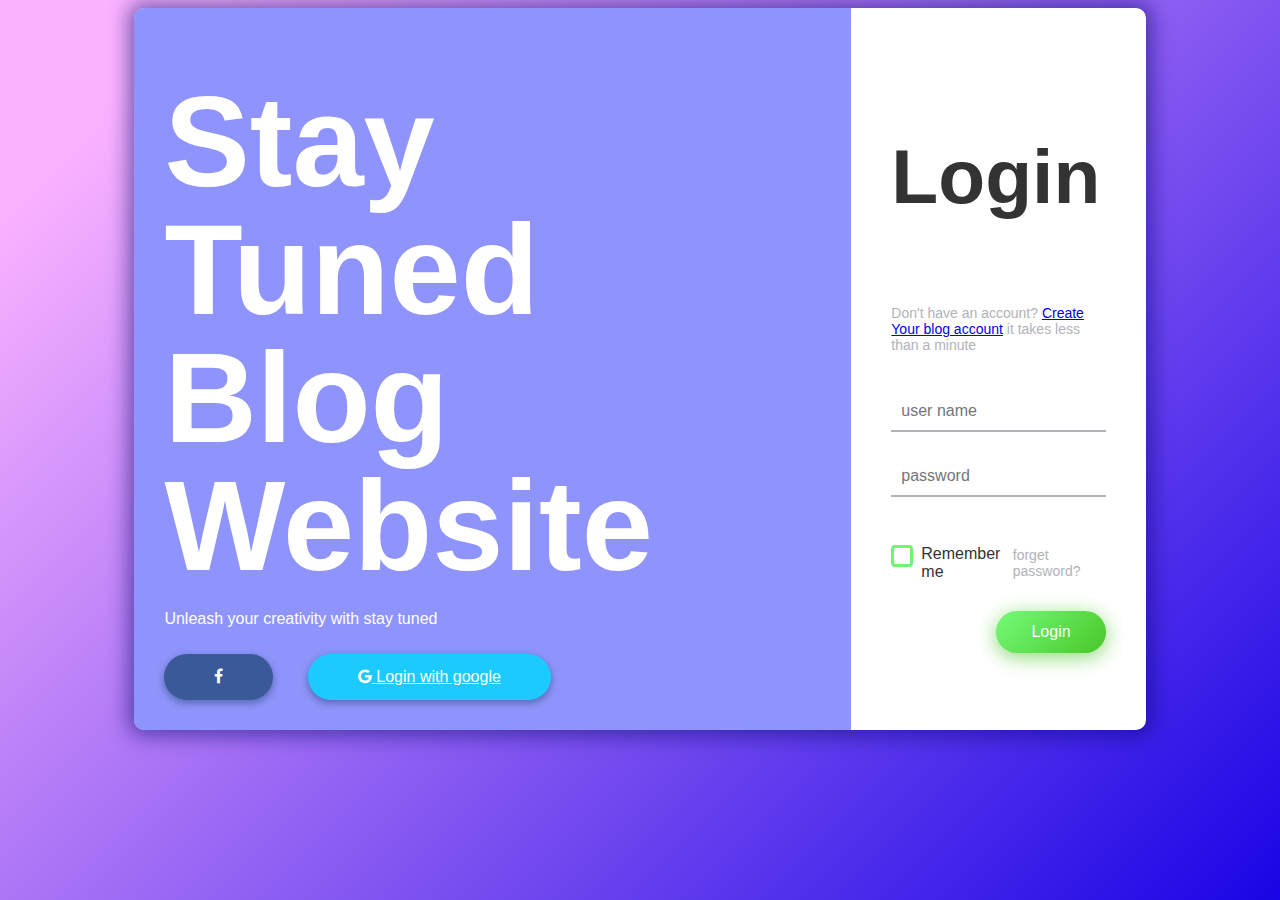
<file: Pages/Login.html>
<!DOCTYPE html>
<html>
   <head>
        <title>Stay Tuned</title>
     <link rel="stylesheet" type="text/css" href="../Styles/Login.css">
     <link href="https://fonts.googleapis.com/css2?family=Abril+Fatface&family=Srisakdi:wght@700&display=swap" rel="stylesheet">
     <link href="https://fonts.googleapis.com/css2?family=Almendra:ital,wght@1,700&family=Arizonia&family=Cinzel:wght@800&family=Courgette&family=Great+Vibes&family=Lobster&family=Long+Cang&family=Pacifico&family=Rye&family=Satisfy&display=swap" rel="stylesheet">
     <link rel="stylesheet" href="https://cdnjs.cloudflare.com/ajax/libs/font-awesome/4.7.0/css/font-awesome.min.css">
     <link rel="stylesheet" href="https://unpkg.com/swiper/swiper-bundle.min.css">
     </head>
<body>

<div class="box-form">
	<div class="left">
		<div class="overlay">
		<h1>Stay Tuned Blog Website</h1>
		<p>Unleash your creativity with stay tuned</p>
		<span>
		
			<a href="#"><i class="fa fa-facebook" aria-hidden="true"></i></a>
			<a href="#"><i class="fa fa-google" aria-hidden="true"></i> Login with google</a>
		</span>
		</div>
	</div>
	
	
		<div class="right">
		<h5>Login</h5>
		<p>Don't have an account? <a href="#">Create Your blog account</a>  it takes less than a minute</p>
		<div class="inputs">
			<input type="text" placeholder="user name">
			<br>
			<input type="password" placeholder="password">
		</div>
			
			<br><br>
			
		<div class="remember-me--forget-password">
				<!-- Angular -->
	<label>
		<input type="checkbox" name="item" checked/>
		<span class="text-checkbox">Remember me</span>
	</label>
			<p>forget password?</p>
		</div>
			
			<br>
			<button>Login</button>
	</div>
	
</div>
<!-- partial -->
  
</body>
</html>
</file>
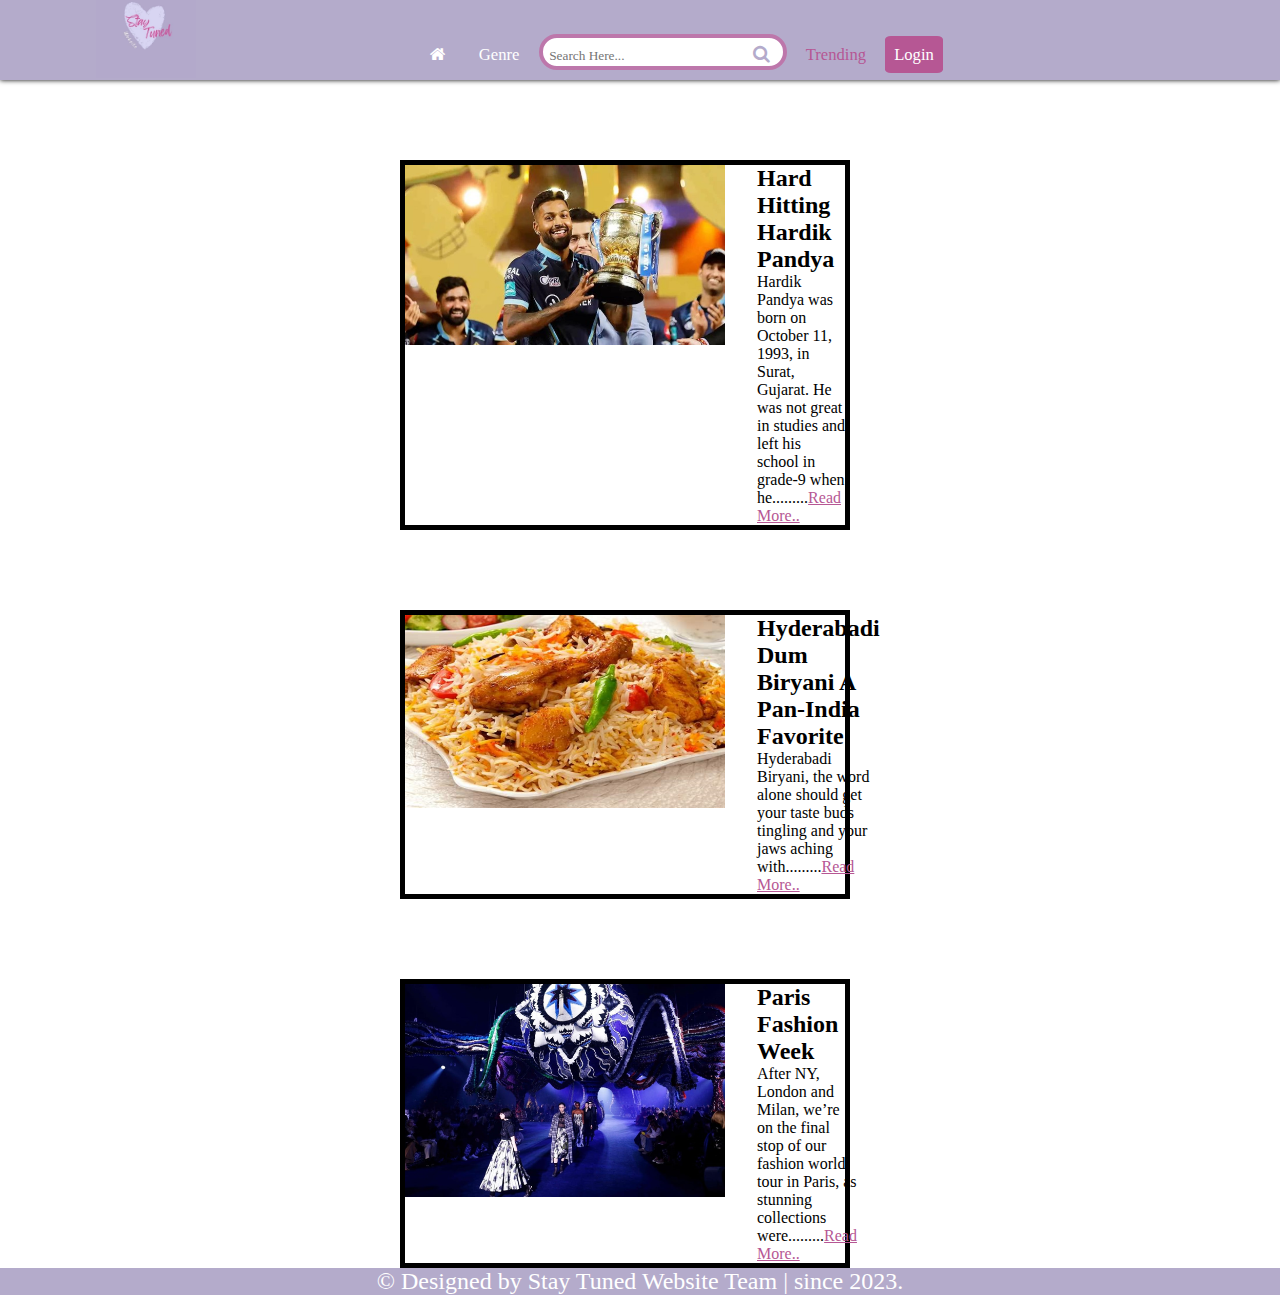
<file: Pages/Trending.html>
<!DOCTYPE html>
<html>
   <head>
        <title>Stay Tuned</title>
     <link rel="stylesheet" type="text/css" href="../Styles/Trending.css">
     <link href="https://fonts.googleapis.com/css2?family=Abril+Fatface&family=Srisakdi:wght@700&display=swap" rel="stylesheet">
     <link href="https://fonts.googleapis.com/css2?family=Almendra:ital,wght@1,700&family=Arizonia&family=Cinzel:wght@800&family=Courgette&family=Great+Vibes&family=Lobster&family=Long+Cang&family=Pacifico&family=Rye&family=Satisfy&display=swap" rel="stylesheet">
     <link rel="stylesheet" href="https://cdnjs.cloudflare.com/ajax/libs/font-awesome/4.7.0/css/font-awesome.min.css">
     <link rel="stylesheet" href="https://unpkg.com/swiper/swiper-bundle.min.css">
     </head>
<body>
    <header>
        <div class="header">
          <div class="row">
            <img class="logo" src="../Images/logo.jpg" alt="logo">
          </div>
          <div class="nav-links">
              <nav>
                 
            <li><a href="../index.html"> <span class="fa fa-home"></span></a></li>
            <li><a href="../Pages/Genre.html">Genre</a></li>
            <li class="search-icon">
              <input type="search" placeholder="Search Here...">
              <label class="icon">
                <span class="fa fa-search"></span>
              </label>
            </li>
            <li><a class="active" href="../Pages/Trending.html">Trending</a></li>
            <li><a class="login" href="../Pages/Login.html">Login</a></li>
              </nav>
          </div>  
            
         </div>
      </header>

    
        <section>
            <div class="container-1">
                <div class="row-1">

                    <div class="col-1">
                    <div class="img-1">
          
                        <img src="../Images/Blog-2/1.jpg">
                    </div>
                    <div class="text-1">
                        <h2>Hard Hitting Hardik Pandya</h2>
                        <p>Hardik Pandya was born on October 11, 1993, in Surat, Gujarat. He was not great in studies and left his school in grade-9 when he.........<a href="../Pages/Blog-2.html">Read More..</a>

                    </div>
                    </div>
                </div>

                <div class="row-1">
                    <div class="col-1">
                    <div class="img-1">

                        <img src="../Images/Blog-4/1.png">
                    </div>
                    <div class="text-1">
                        <h2>Hyderabadi Dum Biryani A Pan-India Favorite</h2>
                        <p>Hyderabadi Biryani, the word alone should get your taste buds tingling and your jaws aching with.........<a href="Blog-4.html">Read More..</a>

                    </div>
                    </div>
                </div>
                <div class="row-1">
                    <div class="col-1">
                    <div class="img-1">
                        <img src="../Images/Blog-5/1.png">
                    </div>
                    <div class="text-1">
                        <h2>Paris Fashion Week</h2>
                        <p>After NY, London and Milan, we’re on the final stop of our fashion world tour in Paris, as stunning collections were.........<a href="Blog-5.html">Read More..</a>
                        </div>
                    </div>
 
                </div>
            </div>
        </section>

        <footer>
            <div class="footer">
              &copy; Designed by Stay Tuned Website Team | since 2023.
          </div>
          </footer>
       
</body>
</html>
</file>
<file: Styles/main.css>
*{
    margin:0;
    padding:0;
  }
  body{
    overflow-X:hidden;
  }
  body::-webkit-scrollbar{  width:20px; }
  body::-webkit-scrollbar-thumb{
    border-radius:100px;
    background:#b4abcb;
    box-shadow:inset 2px 2px 2px rgba(255, 255, 255, 0.25),inset -2px -2px -2px rgba(0,0,0,0.25);
    max-height:5px;
  }
  body::-webkit-scrollbar-track{
     margin-top:80px;
  }
  header{
    background: #b4abcb;
    height:5em;
    box-shadow:0px 0px 5px 0px;
    transition:all 0.5s ease-in;
  }
  
  .row{  display:flex; }
  .row .logo{
    margin:-1.4em 2em 0 6em; 
    height:100px; 
  }
  .row p{
    color:white;
    font-size:20px;
    margin:1.8em 1em 1em 0;
    font-family:'Srisakdi', cursive;
  }
   
  .nav-links nav{
    float:right;
    width:65%;
    margin:-2.65em 2em 1em 0;
    min-width:25em;
    font-size:1.3vw;
  }
  nav li {
   display: inline-block;
  }
  nav li a{
   transition:0.7s ease;
   text-decoration:none;
   color:white;
   padding:0.9em;
  }
  nav li a:hover{
   text-decoration:none;
   font-size:1.6vw;
   color:white;
  }
  .active{  color: #b65794 }
  .active:before{
      margin:1.5em 0 0 -0.5em;
      transition:all 0.2s;
  }
  .active:hover{ color:#b65794; }
  .active:hover:before{
      background-color:white;
  }
  .login{
    background-color:#b65794;
    color:white;
    border-radius:10%;
    padding:9px;
  }
  .login:hover{
   background-color:white;    
   color:#b65794;
   padding:9px;
  }
  .search-icon{
    height:1.7em;
    width:240px;
    background:white;
    border:4px solid #bd77ab;
    border-radius:50px;
  }
  textarea:focus, input:focus{
    outline: none;
  }
  .search-icon input{
    height:75%;
    width:200px;
    border:none;
    font-size:0.8em;
    border-radius:50px;
    font-family:cursive;
    margin-left:0.5em;
  }
  .search-icon .icon{
    height:100%;
    line-height:2em;
    text-align:center;
    cursor:pointer;
    border-radius:50px;
  }
  .search-icon .icon span{
    color:#b4abcb;
    font-size:18px;
  }
  .header-img img{
    margin-top:-4px;
  }
  .container-1{
    display:flex;
    width:100%;
    height:10vw;
    margin:5em;
  }
  .container-1 div{
    max-width:70%;
    background: #b65794;
    border-radius:50%;
    color:white;
  }
  .container-1 h2{
    padding:2em;
    font-size:2vw;
  }
.container-1 p{
  padding-left:8em;
  width:50%;
  font-size:1.5em;
  font-family: cursive;
}
.container-2 {
  margin-top:10em;
}
.container-2 h1{
 color:#9a6c94;
 font-size:3em;
 text-align:center;
}
.container-2 p{
  font-size:1.5em;
}   
.list-1{
  display:flex;
  list-style-type: none;
  padding:5em;
}
.list-1 a{
  color:#b65794;
  font-size:1.6em;
  margin-top:2em;
  text-decoration: none;
}
.footer{
  background-color: #b4abcb;
  color:white;
  font-size:1.5em;
  text-align:center;
}
</file>
<file: Styles/Blog-1.css>
@import "../Styles/header.css";

.container-1{
    color:#b65794;
    text-align:center;
    align-items:center;
    font-size:1.5em;
}

.footer{
    background-color: #b4abcb;
    color:white;
    font-size:1.5em;
    text-align:center;
  }
</file>
<file: Styles/Genre.css>
@import "../Styles/header.css";

.context{
    font-size:2em;
}
.row-1{
    display:flex;
}
.row-1 h1{
    margin-top:2em;
    color: #9a6c94;
}
 
.row-1 .col-1{
    width:50%;
    display:flex;
    margin:5em 0 0 0;
    border:5px solid black;
}
.row-1 .col-1 .img-1 img{
    width:25vw;
    padding-right:2em;
}
.text-1 a, .text-1 a:hover{
    color: #b65794;
}
 
.footer{
    background-color: #b4abcb;
    color:white;
    font-size:1.5em;
    text-align:center;
  }
</file>
<file: Styles/Login.css>
body {
  background-image: linear-gradient(135deg, #FAB2FF 10%, #1904E5 100%);
  background-size: cover;
  background-repeat: no-repeat;
  background-attachment: fixed;
  font-family: "Open Sans", sans-serif;
  color: #333333;
}

.box-form {
  margin: 0 auto;
  width: 80%;
  background: #FFFFFF;
  border-radius: 10px;
  overflow: hidden;
  display: flex;
  flex: 1 1 100%;
  align-items: stretch;
  justify-content: space-between;
  box-shadow: 0 0 20px 6px #090b6f85;
}
@media (max-width: 980px) {
  .box-form {
    flex-flow: wrap;
    text-align: center;
    align-content: center;
    align-items: center;
  }
}
.box-form div {
  height: auto;
}
.box-form .left {
  color: #FFFFFF;
  background-size: cover;
  background-repeat: no-repeat;
  background-image: url("https://i.pinimg.com/736x/5d/73/ea/5d73eaabb25e3805de1f8cdea7df4a42--tumblr-backgrounds-iphone-phone-wallpapers-iphone-wallaper-tumblr.jpg");
  overflow: hidden;
}
.box-form .left .overlay {
  padding: 30px;
  width: 100%;
  height: 100%;
  background: #5961f9ad;
  overflow: hidden;
  box-sizing: border-box;
}
.box-form .left .overlay h1 {
  font-size: 10vmax;
  line-height: 1;
  font-weight: 900;
  margin-top: 40px;
  margin-bottom: 20px;
}
.box-form .left .overlay span p {
  margin-top: 30px;
  font-weight: 900;
}
.box-form .left .overlay span a {
  background: #3b5998;
  color: #FFFFFF;
  margin-top: 10px;
  padding: 14px 50px;
  border-radius: 100px;
  display: inline-block;
  box-shadow: 0 3px 6px 1px #042d4657;
}
.box-form .left .overlay span a:last-child {
  background: #1dcaff;
  margin-left: 30px;
}
.box-form .right {
  padding: 40px;
  overflow: hidden;
}
@media (max-width: 980px) {
  .box-form .right {
    width: 100%;
  }
}
.box-form .right h5 {
  font-size: 6vmax;
  line-height: 0;
}
.box-form .right p {
  font-size: 14px;
  color: #B0B3B9;
}
.box-form .right .inputs {
  overflow: hidden;
}
.box-form .right input {
  width: 100%;
  padding: 10px;
  margin-top: 25px;
  font-size: 16px;
  border: none;
  outline: none;
  border-bottom: 2px solid #B0B3B9;
}
.box-form .right .remember-me--forget-password {
  display: flex;
  justify-content: space-between;
  align-items: center;
}
.box-form .right .remember-me--forget-password input {
  margin: 0;
  margin-right: 7px;
  width: auto;
}
.box-form .right button {
  float: right;
  color: #fff;
  font-size: 16px;
  padding: 12px 35px;
  border-radius: 50px;
  display: inline-block;
  border: 0;
  outline: 0;
  box-shadow: 0px 4px 20px 0px #49c628a6;
  background-image: linear-gradient(135deg, #70F570 10%, #49C628 100%);
}

label {
  display: block;
  position: relative;
  margin-left: 30px;
}

label::before {
  content: ' \f00c';
  position: absolute;
  font-family: FontAwesome;
  background: transparent;
  border: 3px solid #70F570;
  border-radius: 4px;
  color: transparent;
  left: -30px;
  transition: all 0.2s linear;
}

label:hover::before {
  font-family: FontAwesome;
  content: ' \f00c';
  color: #fff;
  cursor: pointer;
  background: #70F570;
}

label:hover::before .text-checkbox {
  background: #70F570;
}

label span.text-checkbox {
  display: inline-block;
  height: auto;
  position: relative;
  cursor: pointer;
  transition: all 0.2s linear;
}

label input[type="checkbox"] {
  display: none;
}
</file>
<file: Styles/Trending.css>
@import "../Styles/header.css";
.row-1{
 padding-left:25em;
}
.row-1 h1{
    margin-top:2em;
    color: #9a6c94;
}
 
.row-1 .col-1{
    width:50%;
    display:flex;
    margin:5em 0 0 0;
    border:5px solid black;
}
.row-1 .col-1 .img-1 img{
    width:25vw;
    padding-right:2em;
}
.text-1 a, .text-1 a:hover{
    color: #b65794;
}
 
.footer{
    background-color: #b4abcb;
    color:white;
    font-size:1.5em;
    text-align:center;
  }
</file>
